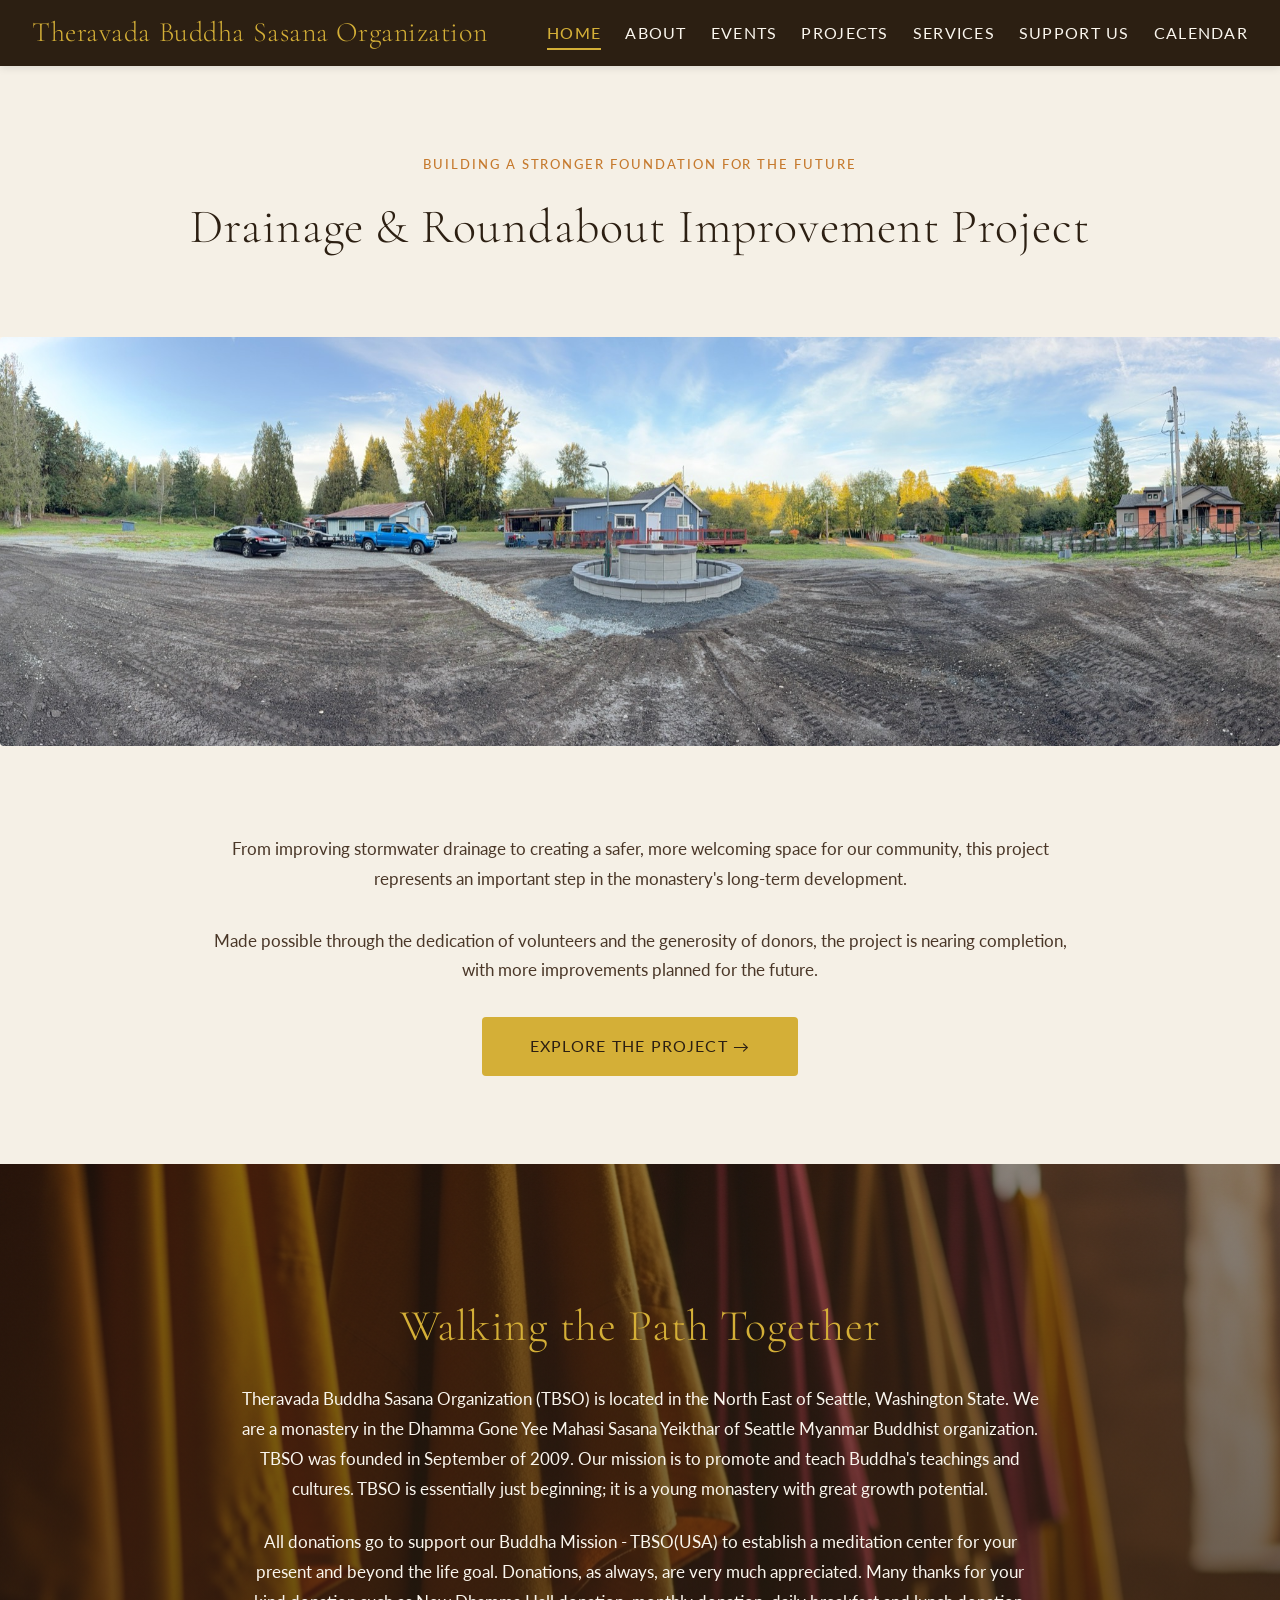
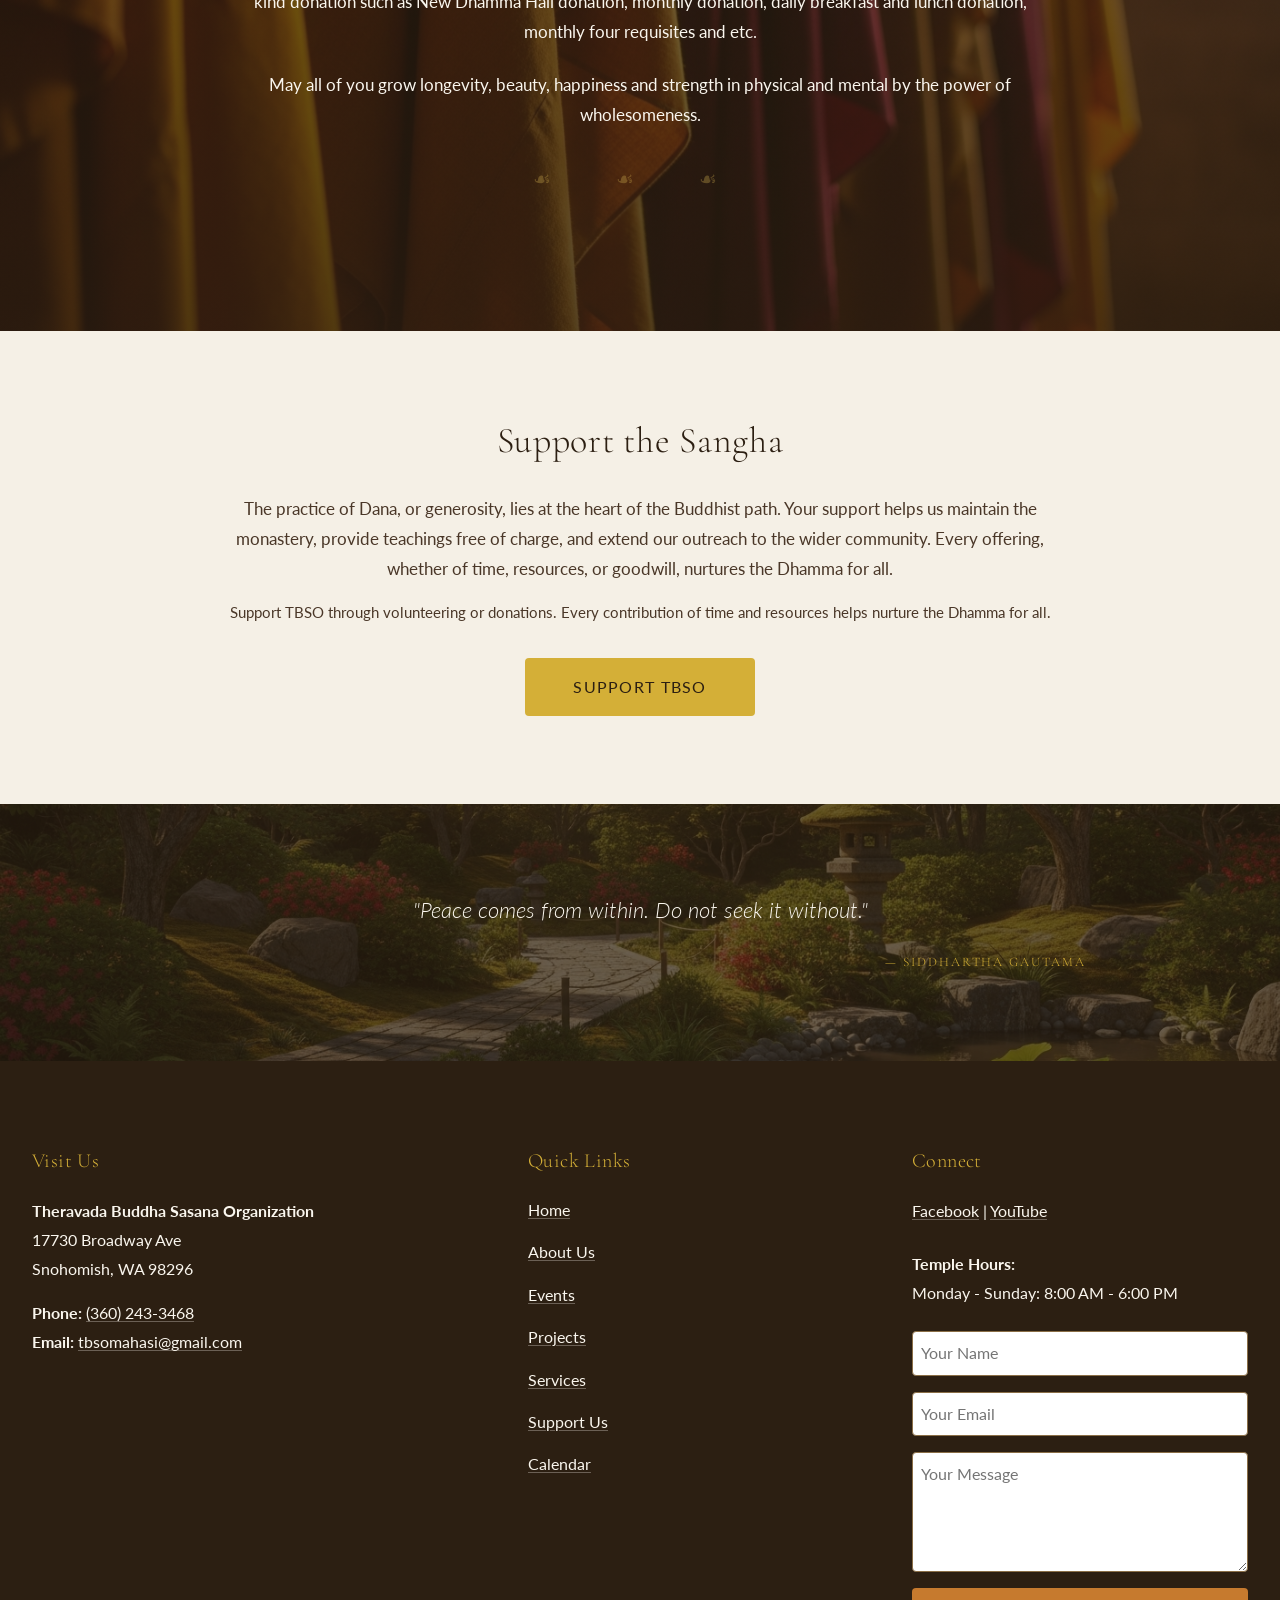
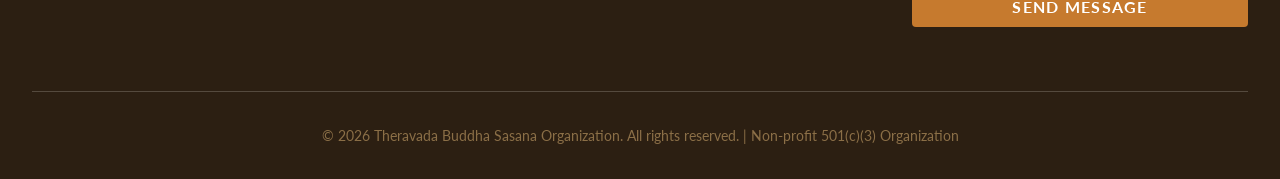
<file: index.html>
<!DOCTYPE html>
<html lang="en">
<head>
  <meta charset="UTF-8">
  <meta name="viewport" content="width=device-width, initial-scale=1.0">
  <meta name="description" content="Theravada Buddha Sasana Organization (TBSO) - A non-profit Buddhist organization dedicated to practicing and sharing the teachings of Theravada Buddhism in the Pacific Northwest.">
  <meta name="keywords" content="buddhism, theravada, meditation, dhamma, seattle, snohomish, buddhist temple">

  <title>Home - Theravada Buddha Sasana Organization (TBSO)</title>

  <!-- Google Fonts -->
  <link rel="preconnect" href="https://fonts.googleapis.com">
  <link rel="preconnect" href="https://fonts.gstatic.com" crossorigin>
  <link href="https://fonts.googleapis.com/css2?family=Cormorant+Garamond:ital,wght@0,300;0,400;0,500;0,600;1,300;1,400&family=Lato:wght@300;400;700&display=swap" rel="stylesheet">

  <!-- Stylesheets -->
  <link rel="stylesheet" href="css/normalize.css">
  <link rel="stylesheet" href="css/variables.css">
  <link rel="stylesheet" href="css/base.css">
  <link rel="stylesheet" href="css/layout.css">
  <link rel="stylesheet" href="css/components.css">
  <link rel="stylesheet" href="css/utilities.css">
</head>
<body>

  <!-- Skip to Content Link -->
  <a href="#main-content" class="skip-link">Skip to main content</a>

  <!-- Header -->
  <header class="site-header" role="banner">
    <div class="header-container">
      <h1 class="site-title">Theravada Buddha Sasana Organization</h1>
      <nav class="main-navigation" role="navigation" aria-label="Main Navigation">
        <button class="menu-toggle" aria-expanded="false" aria-controls="primary-menu">
          <span class="sr-only">Toggle Menu</span>
          <span>Menu</span>
        </button>
        <ul id="primary-menu" class="menu">
          <li><a href="index.html" aria-current="page">Home</a></li>
          <li><a href="about.html">About</a></li>
          <li><a href="events.html">Events</a></li>
          <li><a href="projects.html">Projects</a></li>
          <li><a href="services.html">Services</a></li>
          <li><a href="support-us.html">Support Us</a></li>

          <li><a href="calendar.html">Calendar</a></li>
        </ul>
      </nav>
    </div>
  </header>

  <!-- Main Content -->
  <main id="main-content" role="main">

    <!-- Featured Project Section -->
    <section class="section-ivory" style="padding-bottom: var(--spacing-50);">
      <div class="container container-wide text-center">
        <p class="project-eyebrow">Building a Stronger Foundation for the Future</p>
        <h2 class="project-title title-fade-in" style="font-size: clamp(2rem, 4vw, 3rem); font-weight: var(--font-weight-light); letter-spacing: var(--letter-spacing-tight); color: var(--color-earth-brown); margin-bottom: var(--spacing-40);">Drainage &amp; Roundabout Improvement Project</h2>
      </div>
    </section>

    <!-- Featured Project Panorama -->
    <div class="project-pano">
      <img src="assets/images/projects/drinage-roundabout/cover-pano.jpg" alt="Panoramic view of the monastery grounds with the new roundabout" loading="lazy">
    </div>

    <section class="section-ivory">
      <div class="container text-center">
        <p class="project-text">
          From improving stormwater drainage to creating a safer, more welcoming space for our community, this project represents an important step in the monastery's long-term development.
        </p>
        <p class="project-text">
          Made possible through the dedication of volunteers and the generosity of donors, the project is nearing completion, with more improvements planned for the future.
        </p>
        <a href="projects.html" class="btn">Explore the Project &rarr;</a>
      </div>
    </section>

    <!-- Introduction Section -->
    <section class="hero" style="background-image: url('assets/images/hero-monk-robes.png'); min-height: 70vh;">
      <div class="hero-content tbso-fade-up">
        <h2 style="font-size: clamp(2rem, 4vw, 2.75rem); font-weight: var(--font-weight-light); color: var(--color-saffron); margin-bottom: var(--spacing-40);">Walking the Path Together</h2>
        <div style="max-width: 800px; margin: 0 auto;">
          <p style="font-size: 1.0625rem; line-height: 1.75; margin-bottom: var(--spacing-30); color: var(--color-warm-cream);">
            Theravada Buddha Sasana Organization (TBSO) is located in the North East of Seattle, Washington State. We are a monastery in the Dhamma Gone Yee Mahasi Sasana Yeikthar of Seattle Myanmar Buddhist organization. TBSO was founded in September of 2009. Our mission is to promote and teach Buddha's teachings and cultures. TBSO is essentially just beginning; it is a young monastery with great growth potential.
          </p>
          <p style="font-size: 1.0625rem; line-height: 1.75; margin-bottom: var(--spacing-30); color: var(--color-warm-cream);">
            All donations go to support our Buddha Mission - TBSO(USA) to establish a meditation center for your present and beyond the life goal. Donations, as always, are very much appreciated. Many thanks for your kind donation such as New Dhamma Hall donation, monthly donation, daily breakfast and lunch donation, monthly four requisites and etc.
          </p>
          <p style="font-size: 1.0625rem; line-height: 1.75; margin-bottom: var(--spacing-40); color: var(--color-warm-cream);">
            May all of you grow longevity, beauty, happiness and strength in physical and mental by the power of wholesomeness.
          </p>
          <div class="lotus-divider" style="margin-top: 0; margin-bottom: 0;"></div>
        </div>
      </div>
    </section>

    <!-- Call to Action Section -->
    <section class="section-ivory">
      <div class="container text-center">
        <h2 class="mb-40">Support the Sangha</h2>
        <p style="font-size: 1.0625rem; line-height: 1.75; max-width: 860px; margin: 0 auto var(--spacing-20);">
          The practice of Dana, or generosity, lies at the heart of the Buddhist path. Your support helps us maintain the monastery, provide teachings free of charge, and extend our outreach to the wider community. Every offering, whether of time, resources, or goodwill, nurtures the Dhamma for all.
        </p>
        <p style="font-size: 0.95rem; line-height: 1.75; max-width: 860px; margin: 0 auto var(--spacing-40);">
          Support TBSO through volunteering or donations. Every contribution of time and resources helps nurture the Dhamma for all.
        </p>
        <a href="support-us.html" class="btn">Support TBSO</a>
      </div>
    </section>

    <!-- Quote Section -->
    <section class="section-earth" style="background-image: url('assets/images/section-temple-garden.png'); background-size: cover; background-position: center; position: relative;">
      <div style="position: absolute; top: 0; left: 0; right: 0; bottom: 0; background: var(--overlay-medium); z-index: 1;"></div>
      <div class="container text-center" style="position: relative; z-index: 2;">
        <blockquote style="background: transparent; border: none; margin: 0; padding: 0;">
          <p style="font-size: 1.375rem; font-style: italic; font-weight: 300; line-height: 1.6; color: var(--color-warm-cream);">
            "Peace comes from within. Do not seek it without."
          </p>
          <cite style="font-size: 0.8125rem; letter-spacing: 0.15em; text-transform: uppercase;">Siddhartha Gautama</cite>
        </blockquote>
      </div>
    </section>

  </main>

  <!-- Footer -->
  <footer class="site-footer" role="contentinfo">
    <div class="footer-content">

      <!-- Visit Us Section -->
      <div class="footer-section">
        <h3>Visit Us</h3>
        <address>
          <p>
            <strong>Theravada Buddha Sasana Organization</strong><br>
            17730 Broadway Ave<br>
            Snohomish, WA 98296
          </p>
          <p>
            <strong>Phone:</strong> <a href="tel:+13602433468">(360) 243-3468</a><br>
            <strong>Email:</strong> <a href="mailto:tbsomahasi@gmail.com">tbsomahasi@gmail.com</a>
          </p>
        </address>
      </div>

      <!-- Quick Links Section -->
      <div class="footer-section">
        <h3>Quick Links</h3>
        <ul>
          <li><a href="index.html">Home</a></li>
          <li><a href="about.html">About Us</a></li>
          <li><a href="events.html">Events</a></li>
          <li><a href="projects.html">Projects</a></li>
          <li><a href="services.html">Services</a></li>
          <li><a href="support-us.html">Support Us</a></li>

          <li><a href="calendar.html">Calendar</a></li>
        </ul>
      </div>

      <!-- Connect Section -->
      <div class="footer-section">
        <h3>Connect</h3>
        <p>
          <a href="https://www.facebook.com/tbsomahasi" target="_blank" rel="noopener noreferrer">Facebook</a> |
          <a href="https://www.youtube.com/@tbsomahasi1810" target="_blank" rel="noopener noreferrer">YouTube</a>
        </p>
        <p style="margin-top: var(--spacing-30);">
          <strong>Temple Hours:</strong><br>
          Monday - Sunday: 8:00 AM - 6:00 PM
        </p>

        <form action="https://formspree.io/f/xqewwokz" method="POST" style="margin-top: var(--spacing-30);">
          <input type="hidden" name="_subject" value="Footer Contact Form - TBSO">
          <div style="margin-bottom: var(--spacing-20);">
            <input type="text" name="name" placeholder="Your Name" required style="width: 100%; padding: 8px; border: 1px solid var(--color-clay); border-radius: 4px;">
          </div>
          <div style="margin-bottom: var(--spacing-20);">
            <input type="email" name="email" placeholder="Your Email" required style="width: 100%; padding: 8px; border: 1px solid var(--color-clay); border-radius: 4px;">
          </div>
          <div style="margin-bottom: var(--spacing-20);">
            <textarea name="message" placeholder="Your Message" required rows="3" style="width: 100%; padding: 8px; border: 1px solid var(--color-clay); border-radius: 4px; resize: vertical;"></textarea>
          </div>
          <button type="submit" style="width: 100%; padding: 10px; background-color: var(--color-monk-robe); color: var(--color-white); border: none; border-radius: 4px; cursor: pointer; font-weight: bold;">Send Message</button>
        </form>
      </div>

    </div>

    <div class="footer-bottom">
      <p>&copy; 2026 Theravada Buddha Sasana Organization. All rights reserved. | Non-profit 501(c)(3) Organization</p>
    </div>
  </footer>

  <!-- JavaScript -->
  <script src="js/main.js"></script>

</body>
</html>
</file>
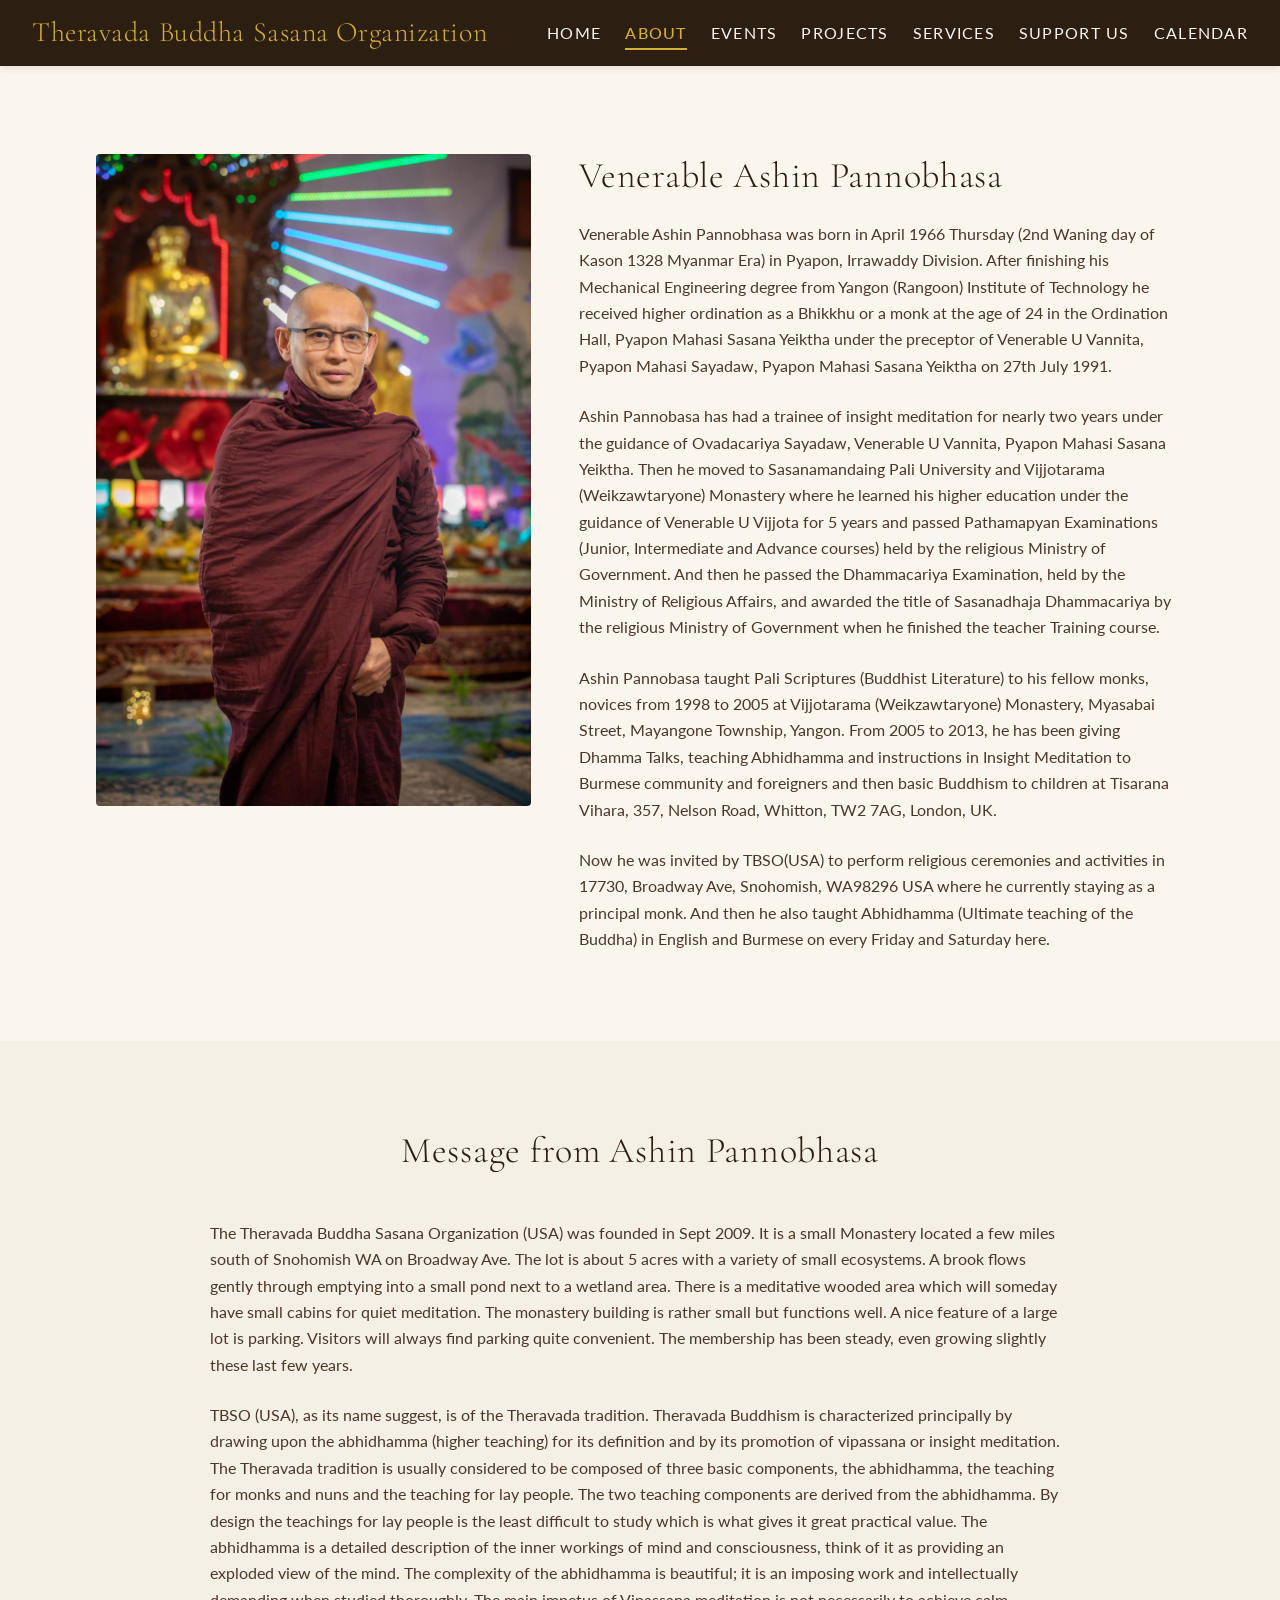
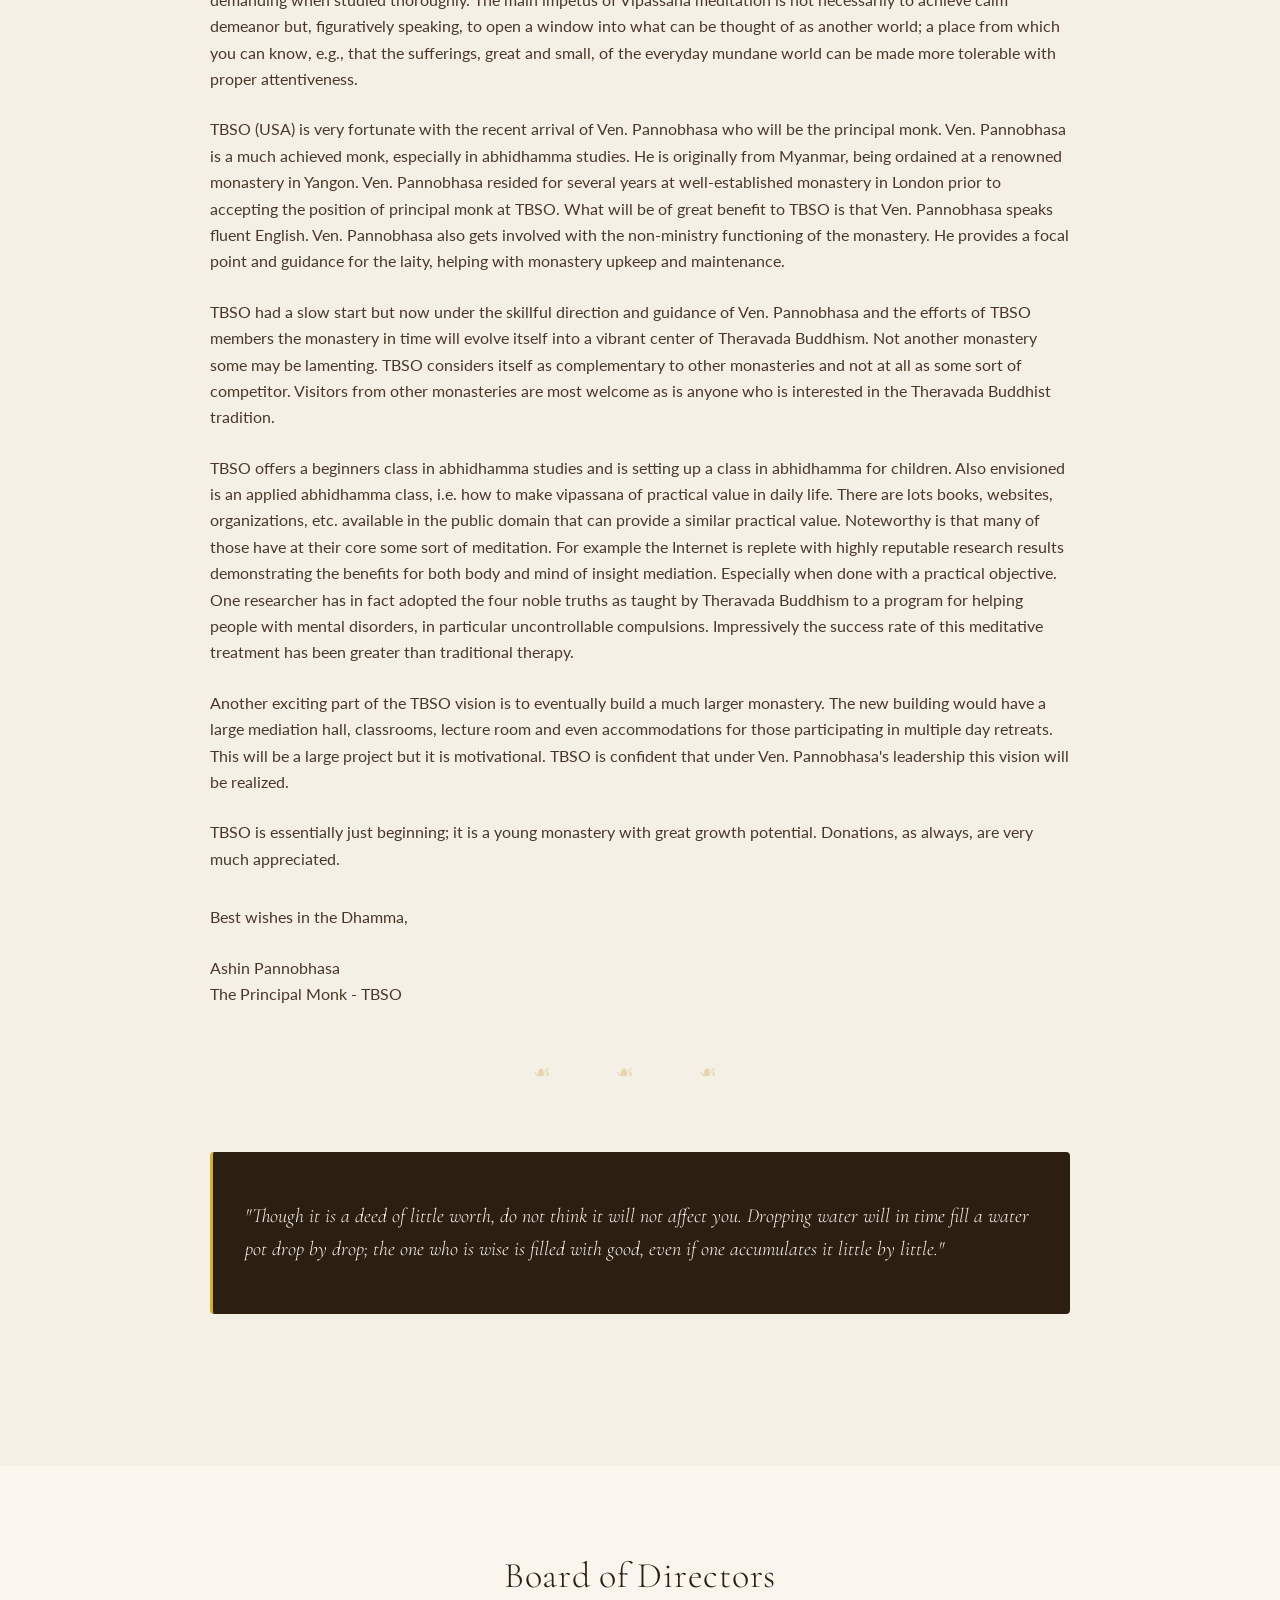
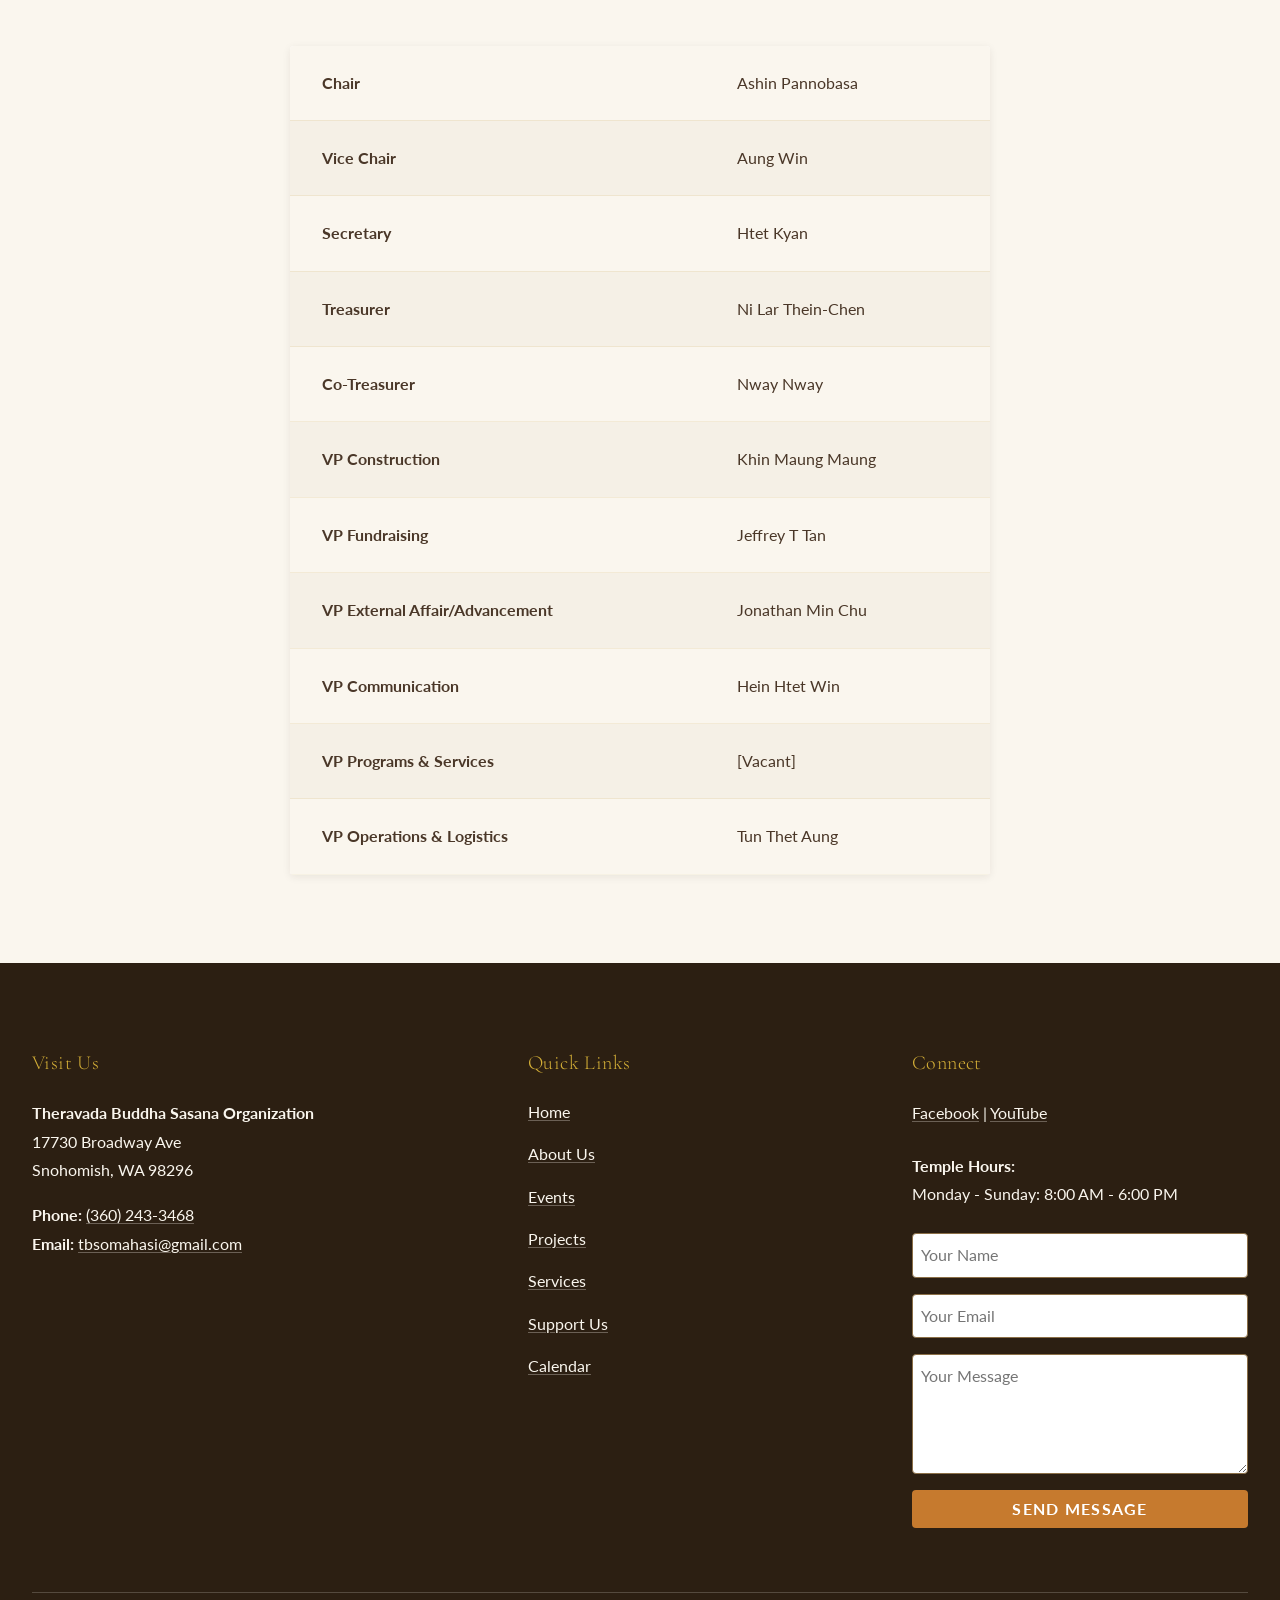
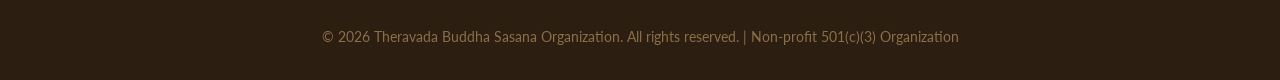
<file: about.html>
<!DOCTYPE html>
<html lang="en">
<head>
  <meta charset="UTF-8">
  <meta name="viewport" content="width=device-width, initial-scale=1.0">
  <meta name="description" content="Learn about the Theravada Buddha Sasana Organization, our history, mission, and the venerable monks who guide our community.">
  <meta name="keywords" content="TBSO history, buddhist monks, theravada tradition, buddhist temple snohomish">

  <title>About Us - Theravada Buddha Sasana Organization (TBSO)</title>

  <!-- Google Fonts -->
  <link rel="preconnect" href="https://fonts.googleapis.com">
  <link rel="preconnect" href="https://fonts.gstatic.com" crossorigin>
  <link href="https://fonts.googleapis.com/css2?family=Cormorant+Garamond:ital,wght@0,300;0,400;0,500;0,600;1,300;1,400&family=Lato:wght@300;400;700&display=swap" rel="stylesheet">

  <!-- Stylesheets -->
  <link rel="stylesheet" href="css/normalize.css">
  <link rel="stylesheet" href="css/variables.css">
  <link rel="stylesheet" href="css/base.css">
  <link rel="stylesheet" href="css/layout.css">
  <link rel="stylesheet" href="css/components.css">
  <link rel="stylesheet" href="css/utilities.css">
</head>
<body>

  <!-- Skip to Content Link -->
  <a href="#main-content" class="skip-link">Skip to main content</a>

  <!-- Header -->
  <header class="site-header" role="banner">
    <div class="header-container">
      <h1 class="site-title">Theravada Buddha Sasana Organization</h1>
      <nav class="main-navigation" role="navigation" aria-label="Main Navigation">
        <button class="menu-toggle" aria-expanded="false" aria-controls="primary-menu">
          <span class="sr-only">Toggle Menu</span>
          <span>Menu</span>
        </button>
        <ul id="primary-menu" class="menu">
          <li><a href="index.html">Home</a></li>
          <li><a href="about.html" aria-current="page">About</a></li>
          <li><a href="events.html">Events</a></li>
          <li><a href="projects.html">Projects</a></li>
          <li><a href="services.html">Services</a></li>
          <li><a href="support-us.html">Support Us</a></li>
          
          <li><a href="calendar.html">Calendar</a></li>
        </ul>
      </nav>
    </div>
  </header>

  <!-- Main Content -->
  <main id="main-content" role="main">

    <!-- Head Monk Bio -->
    <section class="section-cream" style="padding-top: var(--spacing-70); padding-bottom: var(--spacing-70);">
      <div class="container container-wide">
        <div class="two-column two-column-40-60">
          <div class="column-left">
            <img src="assets/images/pannobhasa.webp" alt="Venerable Ashin Pannobhasa, principal monk of TBSO" style="width: 100%; height: auto; border-radius: var(--border-radius);">
          </div>
          <div class="column-right">
            <h2 class="bio-title">Venerable Ashin Pannobhasa</h2>
            <p>
              Venerable Ashin Pannobhasa was born in April 1966 Thursday (2nd Waning day of Kason 1328 Myanmar Era) in Pyapon, Irrawaddy Division. After finishing his Mechanical Engineering degree from Yangon (Rangoon) Institute of Technology he received higher ordination as a Bhikkhu or a monk at the age of 24 in the Ordination Hall, Pyapon Mahasi Sasana Yeiktha under the preceptor of Venerable U Vannita, Pyapon Mahasi Sayadaw, Pyapon Mahasi Sasana Yeiktha on 27th July 1991.
            </p>
            <p>
              Ashin Pannobasa has had a trainee of insight meditation for nearly two years under the guidance of Ovadacariya Sayadaw, Venerable U Vannita, Pyapon Mahasi Sasana Yeiktha. Then he moved to Sasanamandaing Pali University and Vijjotarama (Weikzawtaryone) Monastery where he learned his higher education under the guidance of Venerable U Vijjota for 5 years and passed Pathamapyan Examinations (Junior, Intermediate and Advance courses) held by the religious Ministry of Government. And then he passed the Dhammacariya Examination, held by the Ministry of Religious Affairs, and awarded the title of Sasanadhaja Dhammacariya by the religious Ministry of Government when he finished the teacher Training course.
            </p>
            <p>
              Ashin Pannobasa taught Pali Scriptures (Buddhist Literature) to his fellow monks, novices from 1998 to 2005 at Vijjotarama (Weikzawtaryone) Monastery, Myasabai Street, Mayangone Township, Yangon. From 2005 to 2013, he has been giving Dhamma Talks, teaching Abhidhamma and instructions in Insight Meditation to Burmese community and foreigners and then basic Buddhism to children at Tisarana Vihara, 357, Nelson Road, Whitton, TW2 7AG, London, UK.
            </p>
            <p>
              Now he was invited by TBSO(USA) to perform religious ceremonies and activities in 17730, Broadway Ave, Snohomish, WA98296 USA where he currently staying as a principal monk. And then he also taught Abhidhamma (Ultimate teaching of the Buddha) in English and Burmese on every Friday and Saturday here.
            </p>
          </div>
        </div>
      </div>
    </section>

    <!-- Message from the Monk -->
    <section class="section-ivory">
      <div class="container">
        <h2 class="text-center mb-50">Message from Ashin Pannobhasa</h2>
        <div style="max-width: 860px; margin: 0 auto;">
          <p>
            The Theravada Buddha Sasana Organization (USA) was founded in Sept 2009. It is a small Monastery located a few miles south of Snohomish WA on Broadway Ave. The lot is about 5 acres with a variety of small ecosystems. A brook flows gently through emptying into a small pond next to a wetland area. There is a meditative wooded area which will someday have small cabins for quiet meditation. The monastery building is rather small but functions well. A nice feature of a large lot is parking. Visitors will always find parking quite convenient. The membership has been steady, even growing slightly these last few years.
          </p>

          <p>
            TBSO (USA), as its name suggest, is of the Theravada tradition. Theravada Buddhism is characterized principally by drawing upon the abhidhamma (higher teaching) for its definition and by its promotion of vipassana or insight meditation. The Theravada tradition is usually considered to be composed of three basic components, the abhidhamma, the teaching for monks and nuns and the teaching for lay people. The two teaching components are derived from the abhidhamma. By design the teachings for lay people is the least difficult to study which is what gives it great practical value. The abhidhamma is a detailed description of the inner workings of mind and consciousness, think of it as providing an exploded view of the mind. The complexity of the abhidhamma is beautiful; it is an imposing work and intellectually demanding when studied thoroughly. The main impetus of Vipassana meditation is not necessarily to achieve calm demeanor but, figuratively speaking, to open a window into what can be thought of as another world; a place from which you can know, e.g., that the sufferings, great and small, of the everyday mundane world can be made more tolerable with proper attentiveness.
          </p>

          <p>
            TBSO (USA) is very fortunate with the recent arrival of Ven. Pannobhasa who will be the principal monk. Ven. Pannobhasa is a much achieved monk, especially in abhidhamma studies. He is originally from Myanmar, being ordained at a renowned monastery in Yangon. Ven. Pannobhasa resided for several years at well-established monastery in London prior to accepting the position of principal monk at TBSO. What will be of great benefit to TBSO is that Ven. Pannobhasa speaks fluent English. Ven. Pannobhasa also gets involved with the non-ministry functioning of the monastery. He provides a focal point and guidance for the laity, helping with monastery upkeep and maintenance.
          </p>

          <p>
            TBSO had a slow start but now under the skillful direction and guidance of Ven. Pannobhasa and the efforts of TBSO members the monastery in time will evolve itself into a vibrant center of Theravada Buddhism. Not another monastery some may be lamenting. TBSO considers itself as complementary to other monasteries and not at all as some sort of competitor. Visitors from other monasteries are most welcome as is anyone who is interested in the Theravada Buddhist tradition.
          </p>

          <p>
            TBSO offers a beginners class in abhidhamma studies and is setting up a class in abhidhamma for children. Also envisioned is an applied abhidhamma class, i.e. how to make vipassana of practical value in daily life. There are lots books, websites, organizations, etc. available in the public domain that can provide a similar practical value. Noteworthy is that many of those have at their core some sort of meditation. For example the Internet is replete with highly reputable research results demonstrating the benefits for both body and mind of insight mediation. Especially when done with a practical objective. One researcher has in fact adopted the four noble truths as taught by Theravada Buddhism to a program for helping people with mental disorders, in particular uncontrollable compulsions. Impressively the success rate of this meditative treatment has been greater than traditional therapy.
          </p>

          <p>
            Another exciting part of the TBSO vision is to eventually build a much larger monastery. The new building would have a large mediation hall, classrooms, lecture room and even accommodations for those participating in multiple day retreats. This will be a large project but it is motivational. TBSO is confident that under Ven. Pannobhasa's leadership this vision will be realized.
          </p>

          <p>
            TBSO is essentially just beginning; it is a young monastery with great growth potential. Donations, as always, are very much appreciated.
          </p>

          <p style="margin-top: var(--spacing-40);">
            Best wishes in the Dhamma,
          </p>

          <p>
            Ashin Pannobhasa<br>
            The Principal Monk - TBSO
          </p>

          <div class="lotus-divider" style="margin: var(--spacing-50) 0;"></div>

          <blockquote style="font-style: italic;">
            "Though it is a deed of little worth, do not think it will not affect you. Dropping water will in time fill a water pot drop by drop; the one who is wise is filled with good, even if one accumulates it little by little."
          </blockquote>
        </div>
      </div>
    </section>

    <!-- Board of Directors -->
    <section class="section-cream">
      <div class="container">
        <h2 class="text-center mb-50">Board of Directors</h2>

        <table style="max-width: 700px; margin: 0 auto;">
          <tbody>
            <tr>
              <td><strong>Chair</strong></td>
              <td>Ashin Pannobasa</td>
            </tr>
            <tr>
              <td><strong>Vice Chair</strong></td>
              <td>Aung Win</td>
            </tr>
            <tr>
              <td><strong>Secretary</strong></td>
              <td>Htet Kyan</td>
            </tr>
            <tr>
              <td><strong>Treasurer</strong></td>
              <td>Ni Lar Thein-Chen</td>
            </tr>
            <tr>
              <td><strong>Co-Treasurer</strong></td>
              <td>Nway Nway</td>
            </tr>
            <tr>
              <td><strong>VP Construction</strong></td>
              <td>Khin Maung Maung</td>
            </tr>
            <tr>
              <td><strong>VP Fundraising</strong></td>
              <td>Jeffrey T Tan</td>
            </tr>
            <tr>
              <td><strong>VP External Affair/Advancement</strong></td>
              <td>Jonathan Min Chu</td>
            </tr>
            <tr>
              <td><strong>VP Communication</strong></td>
              <td>Hein Htet Win</td>
            </tr>
            <tr>
              <td><strong>VP Programs & Services</strong></td>
              <td>[Vacant]</td>
            </tr>
            <tr>
              <td><strong>VP Operations & Logistics</strong></td>
              <td>Tun Thet Aung</td>
            </tr>
          </tbody>
        </table>
      </div>
    </section>

  </main>

  <!-- Footer -->
  <footer class="site-footer" role="contentinfo">
    <div class="footer-content">
      <div class="footer-section">
        <h3>Visit Us</h3>
        <address>
          <p>
            <strong>Theravada Buddha Sasana Organization</strong><br>
            17730 Broadway Ave<br>
            Snohomish, WA 98296
          </p>
          <p>
            <strong>Phone:</strong> <a href="tel:+13602433468">(360) 243-3468</a><br>
            <strong>Email:</strong> <a href="mailto:tbsomahasi@gmail.com">tbsomahasi@gmail.com</a>
          </p>
        </address>
      </div>
      <div class="footer-section">
        <h3>Quick Links</h3>
        <ul>
          <li><a href="index.html">Home</a></li>
          <li><a href="about.html">About Us</a></li>
          <li><a href="events.html">Events</a></li>
          <li><a href="projects.html">Projects</a></li>
          <li><a href="services.html">Services</a></li>
          <li><a href="support-us.html">Support Us</a></li>
          
          <li><a href="calendar.html">Calendar</a></li>
        </ul>
      </div>
      <div class="footer-section">
        <h3>Connect</h3>
        <p>
          <a href="https://www.facebook.com/tbsomahasi" target="_blank" rel="noopener noreferrer">Facebook</a> |
          <a href="https://www.youtube.com/@tbsomahasi1810" target="_blank" rel="noopener noreferrer">YouTube</a>
        </p>
        <p style="margin-top: var(--spacing-30);">
          <strong>Temple Hours:</strong><br>
          Monday - Sunday: 8:00 AM - 6:00 PM
        </p>

        <form action="https://formspree.io/f/xqewwokz" method="POST" style="margin-top: var(--spacing-30);">
          <input type="hidden" name="_subject" value="Footer Contact Form - TBSO">
          <div style="margin-bottom: var(--spacing-20);">
            <input type="text" name="name" placeholder="Your Name" required style="width: 100%; padding: 8px; border: 1px solid var(--color-clay); border-radius: 4px;">
          </div>
          <div style="margin-bottom: var(--spacing-20);">
            <input type="email" name="email" placeholder="Your Email" required style="width: 100%; padding: 8px; border: 1px solid var(--color-clay); border-radius: 4px;">
          </div>
          <div style="margin-bottom: var(--spacing-20);">
            <textarea name="message" placeholder="Your Message" required rows="3" style="width: 100%; padding: 8px; border: 1px solid var(--color-clay); border-radius: 4px; resize: vertical;"></textarea>
          </div>
          <button type="submit" style="width: 100%; padding: 10px; background-color: var(--color-monk-robe); color: var(--color-white); border: none; border-radius: 4px; cursor: pointer; font-weight: bold;">Send Message</button>
        </form>
      </div>
    </div>
    <div class="footer-bottom">
      <p>&copy; 2026 Theravada Buddha Sasana Organization. All rights reserved. | Non-profit 501(c)(3) Organization</p>
    </div>
  </footer>

  <!-- JavaScript -->
  <script src="js/main.js"></script>

</body>
</html>
</file>
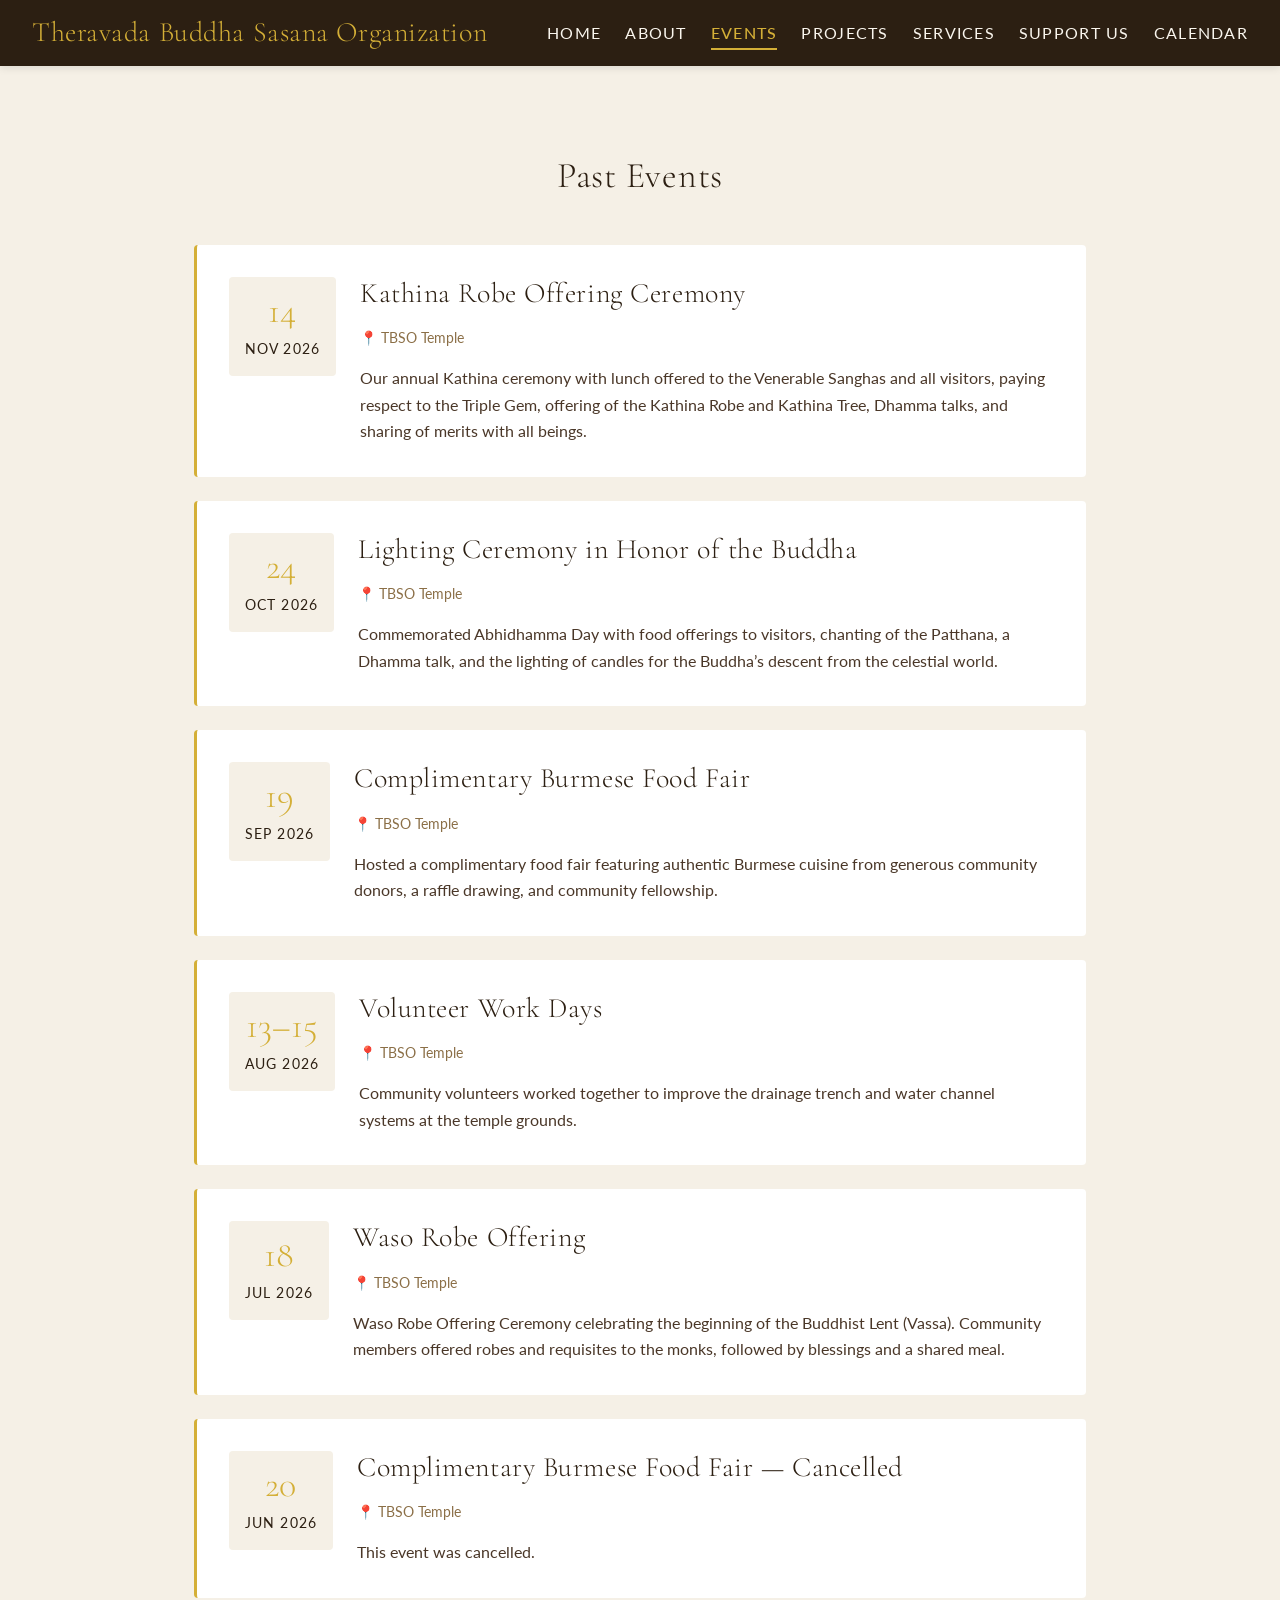
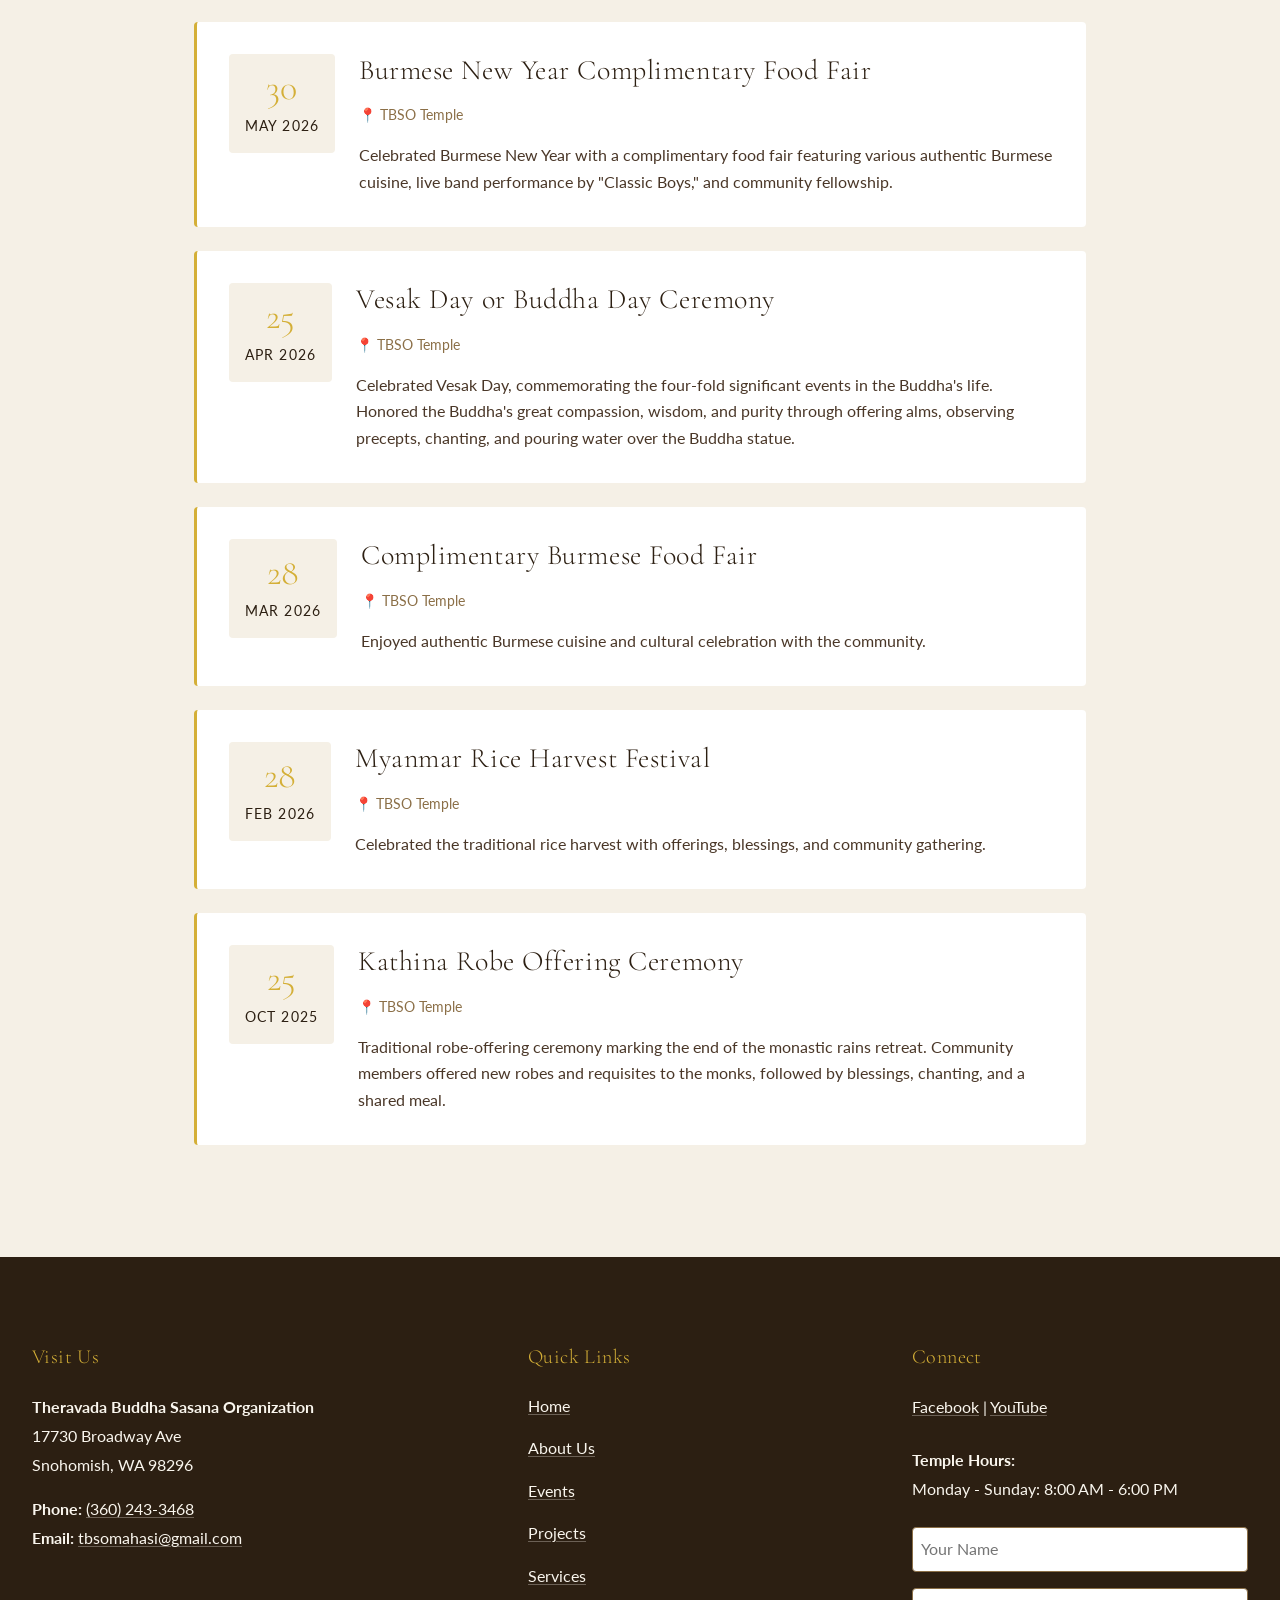
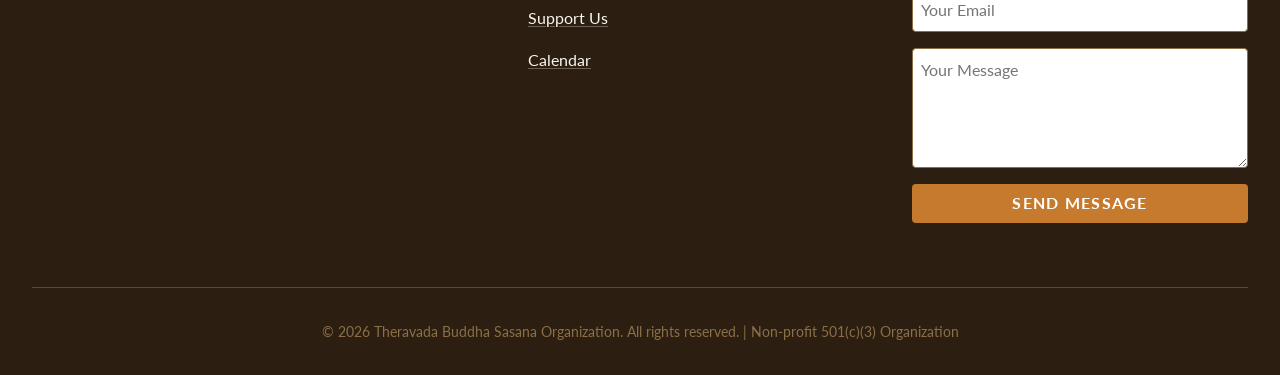
<file: events.html>
<!DOCTYPE html>
<html lang="en">
<head>
  <meta charset="UTF-8">
  <meta name="viewport" content="width=device-width, initial-scale=1.0">
  <meta name="description" content="Join TBSO for meditation sessions, dhamma talks, festivals, and special events throughout the year. All are welcome.">
  <meta name="keywords" content="buddhist events, meditation sessions, dhamma talks, vesak, kathina, buddhist festivals">

  <title>Events - Theravada Buddha Sasana Organization (TBSO)</title>

  <!-- Google Fonts -->
  <link rel="preconnect" href="https://fonts.googleapis.com">
  <link rel="preconnect" href="https://fonts.gstatic.com" crossorigin>
  <link href="https://fonts.googleapis.com/css2?family=Cormorant+Garamond:ital,wght@0,300;0,400;0,500;0,600;1,300;1,400&family=Lato:wght@300;400;700&display=swap" rel="stylesheet">

  <!-- Stylesheets -->
  <link rel="stylesheet" href="css/normalize.css">
  <link rel="stylesheet" href="css/variables.css">
  <link rel="stylesheet" href="css/base.css">
  <link rel="stylesheet" href="css/layout.css">
  <link rel="stylesheet" href="css/components.css">
  <link rel="stylesheet" href="css/utilities.css">
</head>
<body>

  <!-- Skip to Content Link -->
  <a href="#main-content" class="skip-link">Skip to main content</a>

  <!-- Header -->
  <header class="site-header" role="banner">
    <div class="header-container">
      <h1 class="site-title">Theravada Buddha Sasana Organization</h1>
      <nav class="main-navigation" role="navigation" aria-label="Main Navigation">
        <button class="menu-toggle" aria-expanded="false" aria-controls="primary-menu">
          <span class="sr-only">Toggle Menu</span>
          <span>Menu</span>
        </button>
        <ul id="primary-menu" class="menu">
          <li><a href="index.html">Home</a></li>
          <li><a href="about.html">About</a></li>
          <li><a href="events.html" aria-current="page">Events</a></li>
          <li><a href="projects.html">Projects</a></li>
          <li><a href="services.html">Services</a></li>
          <li><a href="support-us.html">Support Us</a></li>

          <li><a href="calendar.html">Calendar</a></li>
        </ul>
      </nav>
    </div>
  </header>

  <!-- Main Content -->
  <main id="main-content" role="main">

    <!-- Year-Round Special Events -->
    <section class="section-ivory">
      <div class="container">
        <h2 class="text-center mb-50">Past Events</h2>

        <!-- Kathina Robe Offering Ceremony -->
        <article class="event-card">
          <div class="event-date">
            <span class="event-date-day">14</span>
            <span class="event-date-month">Nov 2026</span>
          </div>
          <div class="event-details">
            <h3 class="event-title">Kathina Robe Offering Ceremony</h3>
            <div class="event-meta">
              <span>📍 TBSO Temple</span>
            </div>
            <p class="event-description">
              Our annual Kathina ceremony with lunch offered to the Venerable Sanghas and all visitors, paying respect to the Triple Gem, offering of the Kathina Robe and Kathina Tree, Dhamma talks, and sharing of merits with all beings.
            </p>
          </div>
        </article>

        <!-- Lighting Ceremony in Honor of the Buddha -->
        <article class="event-card">
          <div class="event-date">
            <span class="event-date-day">24</span>
            <span class="event-date-month">Oct 2026</span>
          </div>
          <div class="event-details">
            <h3 class="event-title">Lighting Ceremony in Honor of the Buddha</h3>
            <div class="event-meta">
              <span>📍 TBSO Temple</span>
            </div>
            <p class="event-description">
              Commemorated Abhidhamma Day with food offerings to visitors, chanting of the Patthana, a Dhamma talk, and the lighting of candles for the Buddha&rsquo;s descent from the celestial world.
            </p>
          </div>
        </article>

        <!-- Complimentary Burmese Food Fair -->
        <article class="event-card">
          <div class="event-date">
            <span class="event-date-day">19</span>
            <span class="event-date-month">Sep 2026</span>
          </div>
          <div class="event-details">
            <h3 class="event-title">Complimentary Burmese Food Fair</h3>
            <div class="event-meta">
              <span>📍 TBSO Temple</span>
            </div>
            <p class="event-description">
              Hosted a complimentary food fair featuring authentic Burmese cuisine from generous community donors, a raffle drawing, and community fellowship.
            </p>
          </div>
        </article>

        <!-- Volunteer Work Days -->
        <article class="event-card">
          <div class="event-date">
            <span class="event-date-day">13–15</span>
            <span class="event-date-month">Aug 2026</span>
          </div>
          <div class="event-details">
            <h3 class="event-title">Volunteer Work Days</h3>
            <div class="event-meta">
              <span>📍 TBSO Temple</span>
            </div>
            <p class="event-description">
              Community volunteers worked together to improve the drainage trench and water channel systems at the temple grounds.
            </p>
          </div>
        </article>

        <!-- Waso Robe Offering -->
        <article class="event-card">
          <div class="event-date">
            <span class="event-date-day">18</span>
            <span class="event-date-month">Jul 2026</span>
          </div>
          <div class="event-details">
            <h3 class="event-title">Waso Robe Offering</h3>
            <div class="event-meta">
              <span>📍 TBSO Temple</span>
            </div>
            <p class="event-description">
              Waso Robe Offering Ceremony celebrating the beginning of the Buddhist Lent (Vassa). Community members offered robes and requisites to the monks, followed by blessings and a shared meal.
            </p>
          </div>
        </article>

        <!-- Complimentary Burmese Food Fair - Cancelled -->
        <article class="event-card">
          <div class="event-date">
            <span class="event-date-day">20</span>
            <span class="event-date-month">Jun 2026</span>
          </div>
          <div class="event-details">
            <h3 class="event-title">Complimentary Burmese Food Fair — Cancelled</h3>
            <div class="event-meta">
              <span>📍 TBSO Temple</span>
            </div>
            <p class="event-description">
              This event was cancelled.
            </p>
          </div>
        </article>

        <!-- Burmese New Year Complimentary Food Fair -->
        <article class="event-card">
          <div class="event-date">
            <span class="event-date-day">30</span>
            <span class="event-date-month">May 2026</span>
          </div>
          <div class="event-details">
            <h3 class="event-title">Burmese New Year Complimentary Food Fair</h3>
            <div class="event-meta">
              <span>📍 TBSO Temple</span>
            </div>
            <p class="event-description">
              Celebrated Burmese New Year with a complimentary food fair featuring various authentic Burmese cuisine, live band performance by "Classic Boys," and community fellowship.
            </p>
          </div>
        </article>

        <!-- Vesak Day or Buddha Day Ceremony -->
        <article class="event-card">
          <div class="event-date">
            <span class="event-date-day">25</span>
            <span class="event-date-month">Apr 2026</span>
          </div>
          <div class="event-details">
            <h3 class="event-title">Vesak Day or Buddha Day Ceremony</h3>
            <div class="event-meta">
              <span>📍 TBSO Temple</span>
            </div>
            <p class="event-description">
              Celebrated Vesak Day, commemorating the four-fold significant events in the Buddha's life. Honored the Buddha's great compassion, wisdom, and purity through offering alms, observing precepts, chanting, and pouring water over the Buddha statue.
            </p>
          </div>
        </article>

        <!-- Complimentary Burmese Food Fair -->
        <article class="event-card">
          <div class="event-date">
            <span class="event-date-day">28</span>
            <span class="event-date-month">Mar 2026</span>
          </div>
          <div class="event-details">
            <h3 class="event-title">Complimentary Burmese Food Fair</h3>
            <div class="event-meta">
              <span>📍 TBSO Temple</span>
            </div>
            <p class="event-description">
              Enjoyed authentic Burmese cuisine and cultural celebration with the community.
            </p>
          </div>
        </article>

        <!-- Myanmar Rice Harvest Festival -->
        <article class="event-card">
          <div class="event-date">
            <span class="event-date-day">28</span>
            <span class="event-date-month">Feb 2026</span>
          </div>
          <div class="event-details">
            <h3 class="event-title">Myanmar Rice Harvest Festival</h3>
            <div class="event-meta">
              <span>📍 TBSO Temple</span>
            </div>
            <p class="event-description">
              Celebrated the traditional rice harvest with offerings, blessings, and community gathering.
            </p>
          </div>
        </article>

        <!-- Kathina Robe Offering Ceremony -->
        <article class="event-card">
          <div class="event-date">
            <span class="event-date-day">25</span>
            <span class="event-date-month">Oct 2025</span>
          </div>
          <div class="event-details">
            <h3 class="event-title">Kathina Robe Offering Ceremony</h3>
            <div class="event-meta">
              <span>📍 TBSO Temple</span>
            </div>
            <p class="event-description">
              Traditional robe-offering ceremony marking the end of the monastic rains retreat. Community members offered new robes and requisites to the monks, followed by blessings, chanting, and a shared meal.
            </p>
          </div>
        </article>

      </div>
    </section>

  </main>


  <!-- Footer -->
  <footer class="site-footer" role="contentinfo">
    <div class="footer-content">
      <div class="footer-section">
        <h3>Visit Us</h3>
        <address>
          <p>
            <strong>Theravada Buddha Sasana Organization</strong><br>
            17730 Broadway Ave<br>
            Snohomish, WA 98296
          </p>
          <p>
            <strong>Phone:</strong> <a href="tel:+13602433468">(360) 243-3468</a><br>
            <strong>Email:</strong> <a href="mailto:tbsomahasi@gmail.com">tbsomahasi@gmail.com</a>
          </p>
        </address>
      </div>
      <div class="footer-section">
        <h3>Quick Links</h3>
        <ul>
          <li><a href="index.html">Home</a></li>
          <li><a href="about.html">About Us</a></li>
          <li><a href="events.html">Events</a></li>
          <li><a href="projects.html">Projects</a></li>
          <li><a href="services.html">Services</a></li>
          <li><a href="support-us.html">Support Us</a></li>
          
          <li><a href="calendar.html">Calendar</a></li>
        </ul>
      </div>
      <div class="footer-section">
        <h3>Connect</h3>
        <p>
          <a href="https://www.facebook.com/tbsomahasi" target="_blank" rel="noopener noreferrer">Facebook</a> |
          <a href="https://www.youtube.com/@tbsomahasi1810" target="_blank" rel="noopener noreferrer">YouTube</a>
        </p>
        <p style="margin-top: var(--spacing-30);">
          <strong>Temple Hours:</strong><br>
          Monday - Sunday: 8:00 AM - 6:00 PM
        </p>

        <form action="https://formspree.io/f/xqewwokz" method="POST" style="margin-top: var(--spacing-30);">
          <input type="hidden" name="_subject" value="Footer Contact Form - TBSO">
          <div style="margin-bottom: var(--spacing-20);">
            <input type="text" name="name" placeholder="Your Name" required style="width: 100%; padding: 8px; border: 1px solid var(--color-clay); border-radius: 4px;">
          </div>
          <div style="margin-bottom: var(--spacing-20);">
            <input type="email" name="email" placeholder="Your Email" required style="width: 100%; padding: 8px; border: 1px solid var(--color-clay); border-radius: 4px;">
          </div>
          <div style="margin-bottom: var(--spacing-20);">
            <textarea name="message" placeholder="Your Message" required rows="3" style="width: 100%; padding: 8px; border: 1px solid var(--color-clay); border-radius: 4px; resize: vertical;"></textarea>
          </div>
          <button type="submit" style="width: 100%; padding: 10px; background-color: var(--color-monk-robe); color: var(--color-white); border: none; border-radius: 4px; cursor: pointer; font-weight: bold;">Send Message</button>
        </form>
      </div>
    </div>
    <div class="footer-bottom">
      <p>&copy; 2026 Theravada Buddha Sasana Organization. All rights reserved. | Non-profit 501(c)(3) Organization</p>
    </div>
  </footer>

  <!-- JavaScript -->
  <script src="js/main.js"></script>

</body>
</html>
</file>
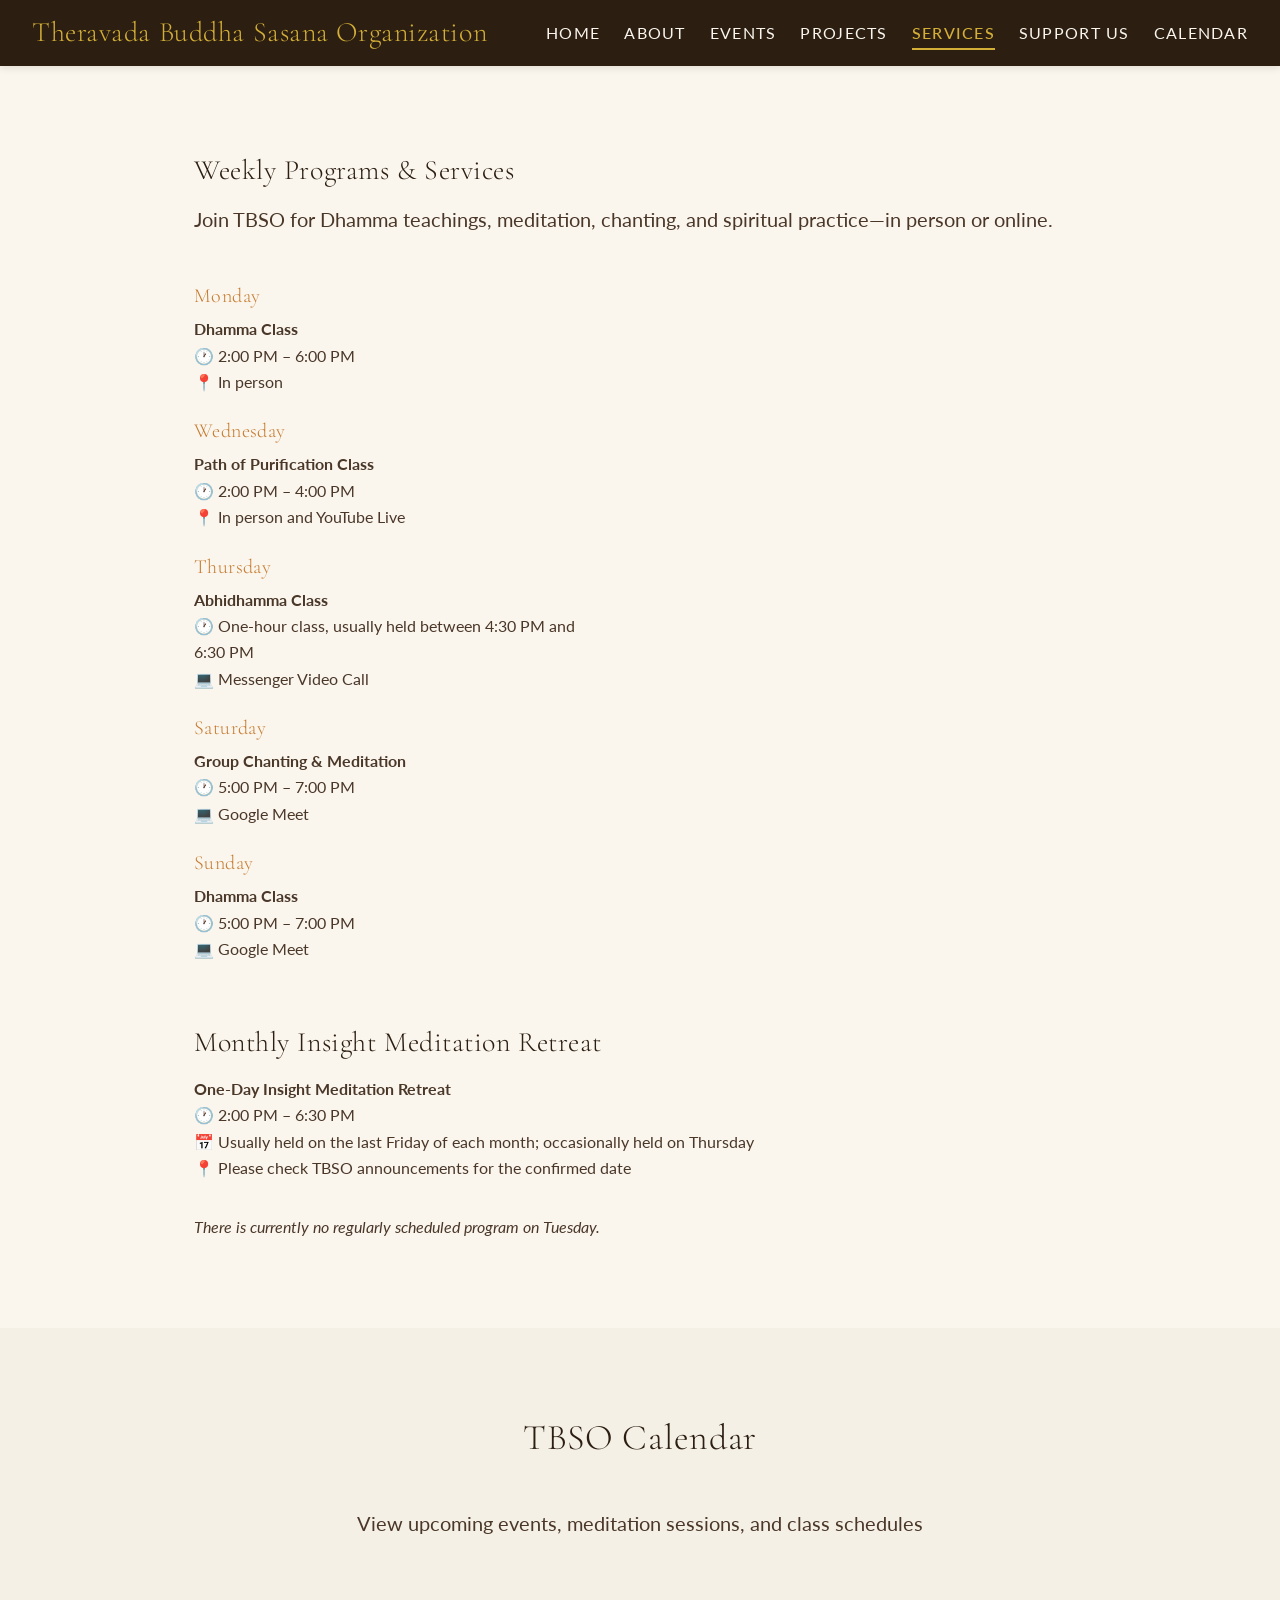
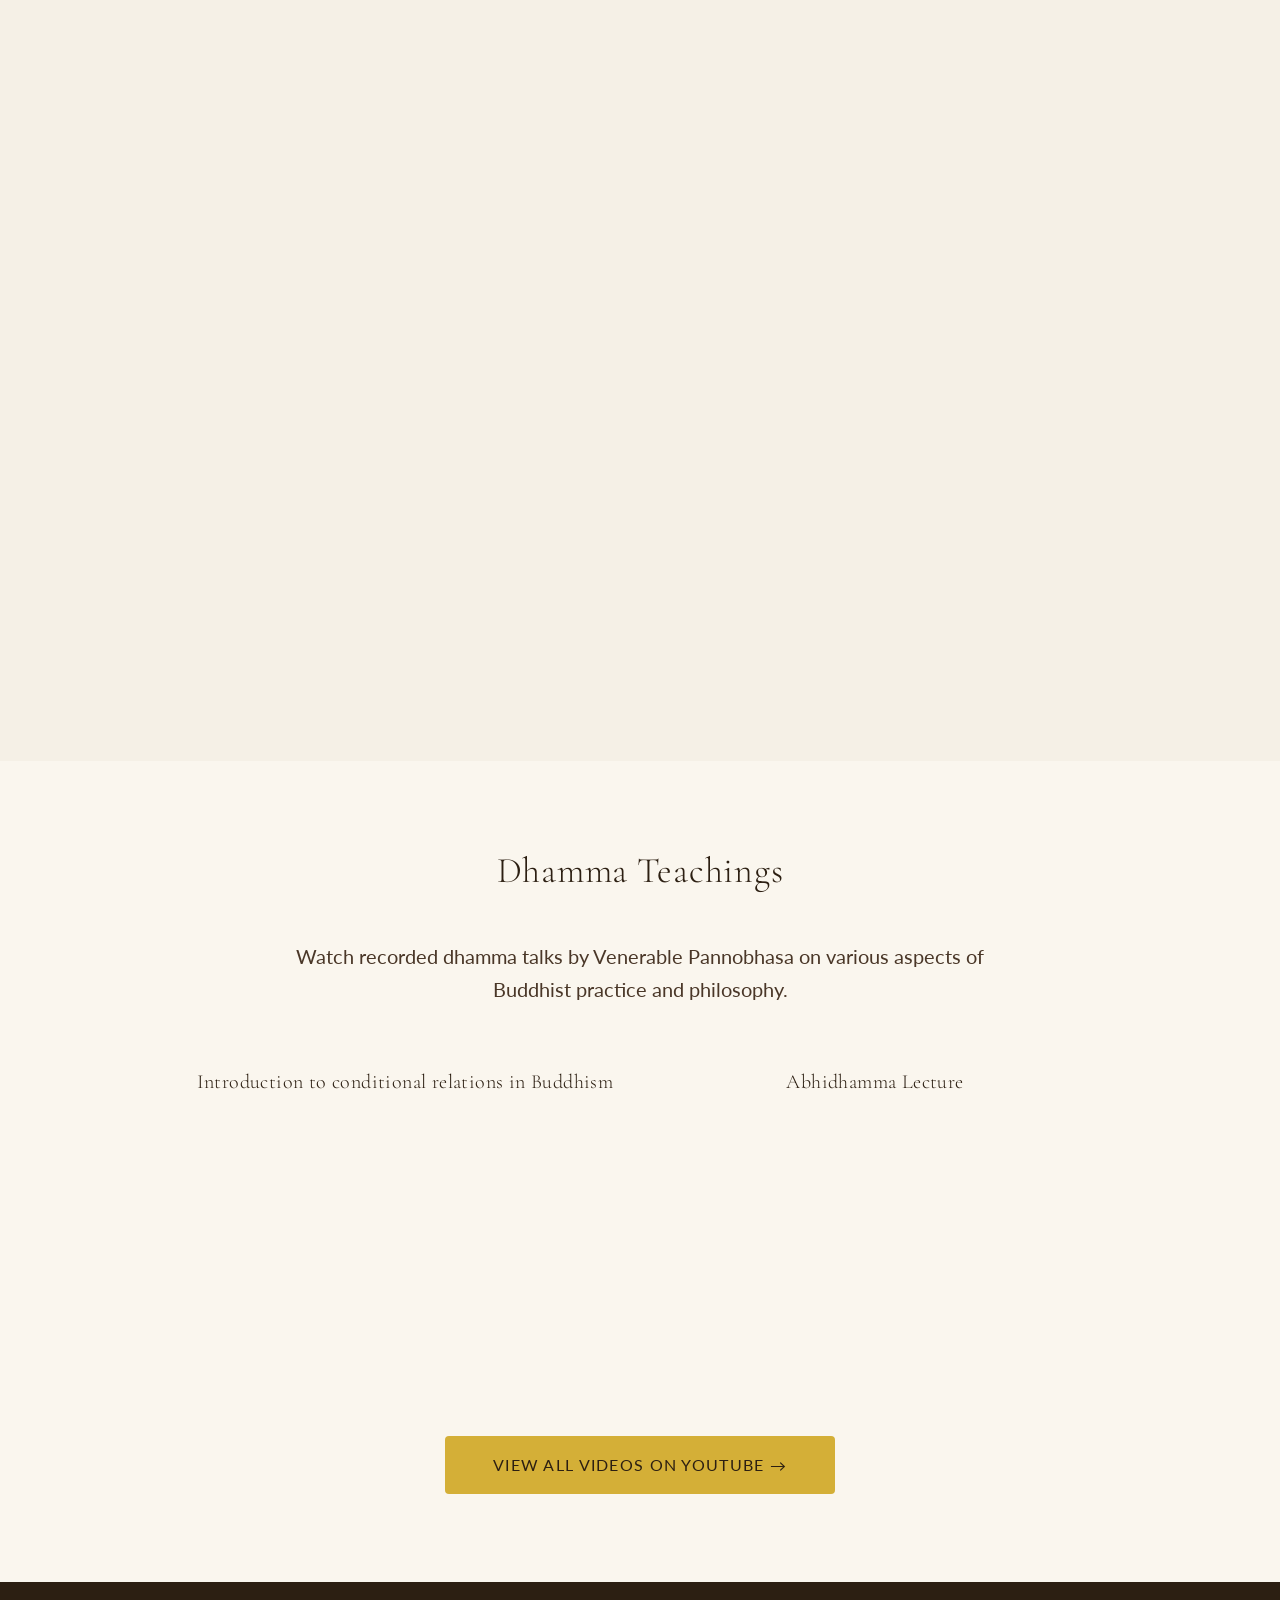
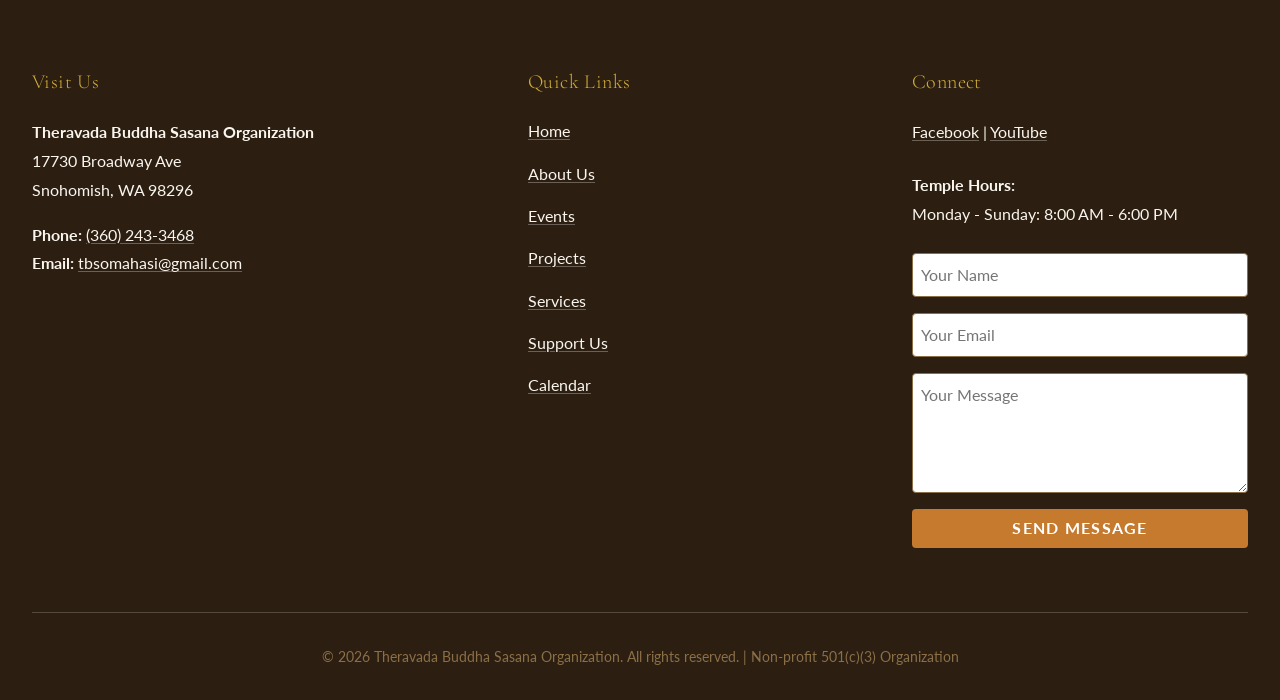
<file: services.html>
<!DOCTYPE html>
<html lang="en">
<head>
  <meta charset="UTF-8">
  <meta name="viewport" content="width=device-width, initial-scale=1.0">
  <meta name="description" content="Join TBSO for meditation sessions, dhamma talks, festivals, and special events throughout the year. All are welcome.">
  <meta name="keywords" content="buddhist events, meditation sessions, dhamma talks, vesak, kathina, buddhist festivals">

  <title>Services - Theravada Buddha Sasana Organization (TBSO)</title>

  <!-- Google Fonts -->
  <link rel="preconnect" href="https://fonts.googleapis.com">
  <link rel="preconnect" href="https://fonts.gstatic.com" crossorigin>
  <link href="https://fonts.googleapis.com/css2?family=Cormorant+Garamond:ital,wght@0,300;0,400;0,500;0,600;1,300;1,400&family=Lato:wght@300;400;700&display=swap" rel="stylesheet">

  <!-- Stylesheets -->
  <link rel="stylesheet" href="css/normalize.css">
  <link rel="stylesheet" href="css/variables.css">
  <link rel="stylesheet" href="css/base.css">
  <link rel="stylesheet" href="css/layout.css">
  <link rel="stylesheet" href="css/components.css">
  <link rel="stylesheet" href="css/utilities.css">
</head>
<body>

  <!-- Skip to Content Link -->
  <a href="#main-content" class="skip-link">Skip to main content</a>

  <!-- Header -->
  <header class="site-header" role="banner">
    <div class="header-container">
      <h1 class="site-title">Theravada Buddha Sasana Organization</h1>
      <nav class="main-navigation" role="navigation" aria-label="Main Navigation">
        <button class="menu-toggle" aria-expanded="false" aria-controls="primary-menu">
          <span class="sr-only">Toggle Menu</span>
          <span>Menu</span>
        </button>
        <ul id="primary-menu" class="menu">
          <li><a href="index.html">Home</a></li>
          <li><a href="about.html">About</a></li>
          <li><a href="events.html">Events</a></li>
          <li><a href="projects.html">Projects</a></li>
          <li><a href="services.html" aria-current="page">Services</a></li>
          <li><a href="support-us.html">Support Us</a></li>
          
          <li><a href="calendar.html">Calendar</a></li>
        </ul>
      </nav>
    </div>
  </header>

  <!-- Main Content -->
  <main id="main-content" role="main">

    <!-- Weekly Programs & Services -->
    <section class="section-cream" style="padding-top: var(--spacing-70);">
      <div class="container">
        <h2 style="font-size: var(--font-size-xl); color: var(--color-earth-brown); margin-bottom: var(--spacing-20);">Weekly Programs &amp; Services</h2>
        <p style="margin-bottom: var(--spacing-50); font-size: var(--font-size-large);">
          Join TBSO for Dhamma teachings, meditation, chanting, and spiritual practice—in person or online.
        </p>

        <div class="featured-event-grid">
          <div>
            <h3 style="font-size: var(--font-size-large); color: var(--color-monk-robe); margin-bottom: var(--spacing-10);">Monday</h3>
            <p style="margin-bottom: var(--spacing-30);">
              <strong>Dhamma Class</strong><br>
              🕐 2:00 PM – 6:00 PM<br>
              📍 In person
            </p>

            <h3 style="font-size: var(--font-size-large); color: var(--color-monk-robe); margin-bottom: var(--spacing-10);">Wednesday</h3>
            <p style="margin-bottom: var(--spacing-30);">
              <strong>Path of Purification Class</strong><br>
              🕐 2:00 PM – 4:00 PM<br>
              📍 In person and YouTube Live
            </p>

            <h3 style="font-size: var(--font-size-large); color: var(--color-monk-robe); margin-bottom: var(--spacing-10);">Thursday</h3>
            <p style="margin-bottom: var(--spacing-30);">
              <strong>Abhidhamma Class</strong><br>
              🕐 One-hour class, usually held between 4:30 PM and 6:30 PM<br>
              💻 Messenger Video Call
            </p>

            <h3 style="font-size: var(--font-size-large); color: var(--color-monk-robe); margin-bottom: var(--spacing-10);">Saturday</h3>
            <p style="margin-bottom: var(--spacing-30);">
              <strong>Group Chanting &amp; Meditation</strong><br>
              🕐 5:00 PM – 7:00 PM<br>
              💻 Google Meet
            </p>

            <h3 style="font-size: var(--font-size-large); color: var(--color-monk-robe); margin-bottom: var(--spacing-10);">Sunday</h3>
            <p style="margin-bottom: 0;">
              <strong>Dhamma Class</strong><br>
              🕐 5:00 PM – 7:00 PM<br>
              💻 Google Meet
            </p>
          </div>

        </div>

        <h2 style="font-size: var(--font-size-xl); color: var(--color-earth-brown); margin-bottom: var(--spacing-20); margin-top: var(--spacing-60);">Monthly Insight Meditation Retreat</h2>
        <p>
          <strong>One-Day Insight Meditation Retreat</strong><br>
          🕐 2:00 PM – 6:30 PM<br>
          📅 Usually held on the last Friday of each month; occasionally held on Thursday<br>
          📍 Please check TBSO announcements for the confirmed date
        </p>

        <p style="margin-top: var(--spacing-40); font-style: italic;">
          There is currently no regularly scheduled program on Tuesday.
        </p>
      </div>
    </section>

    <!-- TBSO Calendar -->
    <section class="section-ivory">
      <div class="container">
        <h2 class="text-center mb-50">TBSO Calendar</h2>
        <p class="text-center mb-60" style="font-size: var(--font-size-large); max-width: 700px; margin: 0 auto var(--spacing-60);">
          View upcoming events, meditation sessions, and class schedules
        </p>

        <div class="embed-container" style="padding-bottom: 75%; max-width: 900px; margin: 0 auto;">
          <iframe
            src="https://calendar.google.com/calendar/embed?src=tbsomahasi%40gmail.com&ctz=America%2FLos_Angeles"
            title="TBSO Events Calendar"
            style="border: 0; position: absolute; top: 0; left: 0; width: 100%; height: 100%;"
            frameborder="0"
            scrolling="no">
          </iframe>
        </div>
      </div>
    </section>

    <!-- Dhamma Teachings Videos -->
    <section class="section-cream">
      <div class="container">
        <h2 class="text-center mb-50">Dhamma Teachings</h2>
        <p class="text-center mb-60" style="font-size: var(--font-size-large); max-width: 700px; margin: 0 auto var(--spacing-60);">
          Watch recorded dhamma talks by Venerable Pannobhasa on various aspects of Buddhist practice and philosophy.
        </p>

        <div class="video-grid">
          <!-- Video 1 -->
          <div class="video-item">
            <h3 class="video-title">Introduction to conditional relations in Buddhism</h3>
            <div class="embed-container">
              <iframe
                src="https://www.youtube.com/embed/g0pF8cRmzc4"
                title="Introduction to conditional relations in Buddhism"
                frameborder="0"
                allow="accelerometer; autoplay; clipboard-write; encrypted-media; gyroscope; picture-in-picture"
                allowfullscreen
                loading="lazy">
              </iframe>
            </div>
          </div>

          <!-- Video 2 -->
          <div class="video-item">
            <h3 class="video-title">Abhidhamma Lecture</h3>
            <div class="embed-container">
              <iframe
                src="https://www.youtube.com/embed/GOIWHV5EBWM"
                title="Abhidhamma Lecture"
                frameborder="0"
                allow="accelerometer; autoplay; clipboard-write; encrypted-media; gyroscope; picture-in-picture"
                allowfullscreen
                loading="lazy">
              </iframe>
            </div>
          </div>
        </div>

        <p class="text-center mt-50">
          <a href="https://www.youtube.com/@tbsomahasi1810" class="btn" target="_blank" rel="noopener noreferrer">View All Videos on YouTube →</a>
        </p>
      </div>
    </section>

  </main>

  <!-- Footer -->
  <footer class="site-footer" role="contentinfo">
    <div class="footer-content">
      <div class="footer-section">
        <h3>Visit Us</h3>
        <address>
          <p>
            <strong>Theravada Buddha Sasana Organization</strong><br>
            17730 Broadway Ave<br>
            Snohomish, WA 98296
          </p>
          <p>
            <strong>Phone:</strong> <a href="tel:+13602433468">(360) 243-3468</a><br>
            <strong>Email:</strong> <a href="mailto:tbsomahasi@gmail.com">tbsomahasi@gmail.com</a>
          </p>
        </address>
      </div>
      <div class="footer-section">
        <h3>Quick Links</h3>
        <ul>
          <li><a href="index.html">Home</a></li>
          <li><a href="about.html">About Us</a></li>
          <li><a href="events.html">Events</a></li>
          <li><a href="projects.html">Projects</a></li>
          <li><a href="services.html">Services</a></li>
          <li><a href="support-us.html">Support Us</a></li>
          
          <li><a href="calendar.html">Calendar</a></li>
        </ul>
      </div>
      <div class="footer-section">
        <h3>Connect</h3>
        <p>
          <a href="https://www.facebook.com/tbsomahasi" target="_blank" rel="noopener noreferrer">Facebook</a> |
          <a href="https://www.youtube.com/@tbsomahasi1810" target="_blank" rel="noopener noreferrer">YouTube</a>
        </p>
        <p style="margin-top: var(--spacing-30);">
          <strong>Temple Hours:</strong><br>
          Monday - Sunday: 8:00 AM - 6:00 PM
        </p>

        <form action="https://formspree.io/f/xqewwokz" method="POST" style="margin-top: var(--spacing-30);">
          <input type="hidden" name="_subject" value="Footer Contact Form - TBSO">
          <div style="margin-bottom: var(--spacing-20);">
            <input type="text" name="name" placeholder="Your Name" required style="width: 100%; padding: 8px; border: 1px solid var(--color-clay); border-radius: 4px;">
          </div>
          <div style="margin-bottom: var(--spacing-20);">
            <input type="email" name="email" placeholder="Your Email" required style="width: 100%; padding: 8px; border: 1px solid var(--color-clay); border-radius: 4px;">
          </div>
          <div style="margin-bottom: var(--spacing-20);">
            <textarea name="message" placeholder="Your Message" required rows="3" style="width: 100%; padding: 8px; border: 1px solid var(--color-clay); border-radius: 4px; resize: vertical;"></textarea>
          </div>
          <button type="submit" style="width: 100%; padding: 10px; background-color: var(--color-monk-robe); color: var(--color-white); border: none; border-radius: 4px; cursor: pointer; font-weight: bold;">Send Message</button>
        </form>
      </div>
    </div>
    <div class="footer-bottom">
      <p>&copy; 2026 Theravada Buddha Sasana Organization. All rights reserved. | Non-profit 501(c)(3) Organization</p>
    </div>
  </footer>

  <!-- JavaScript -->
  <script src="js/main.js"></script>

</body>
</html>
</file>
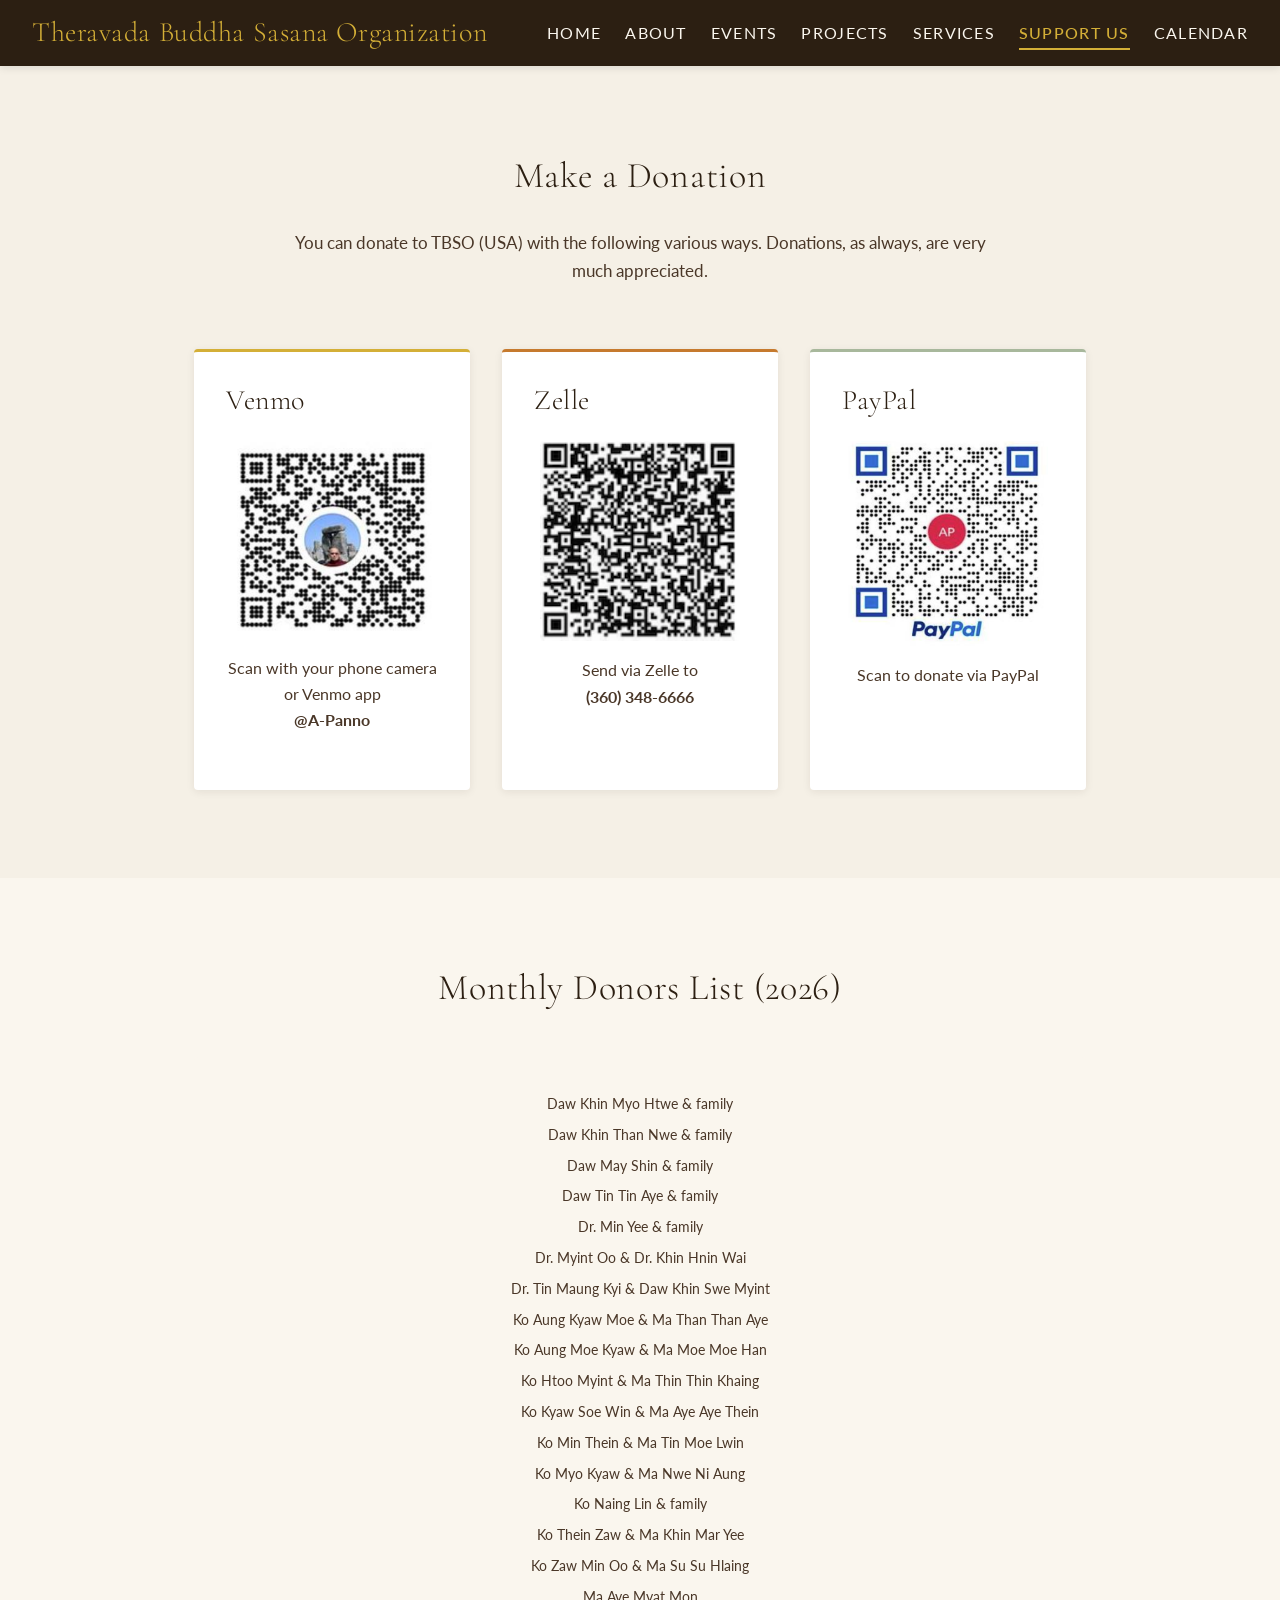
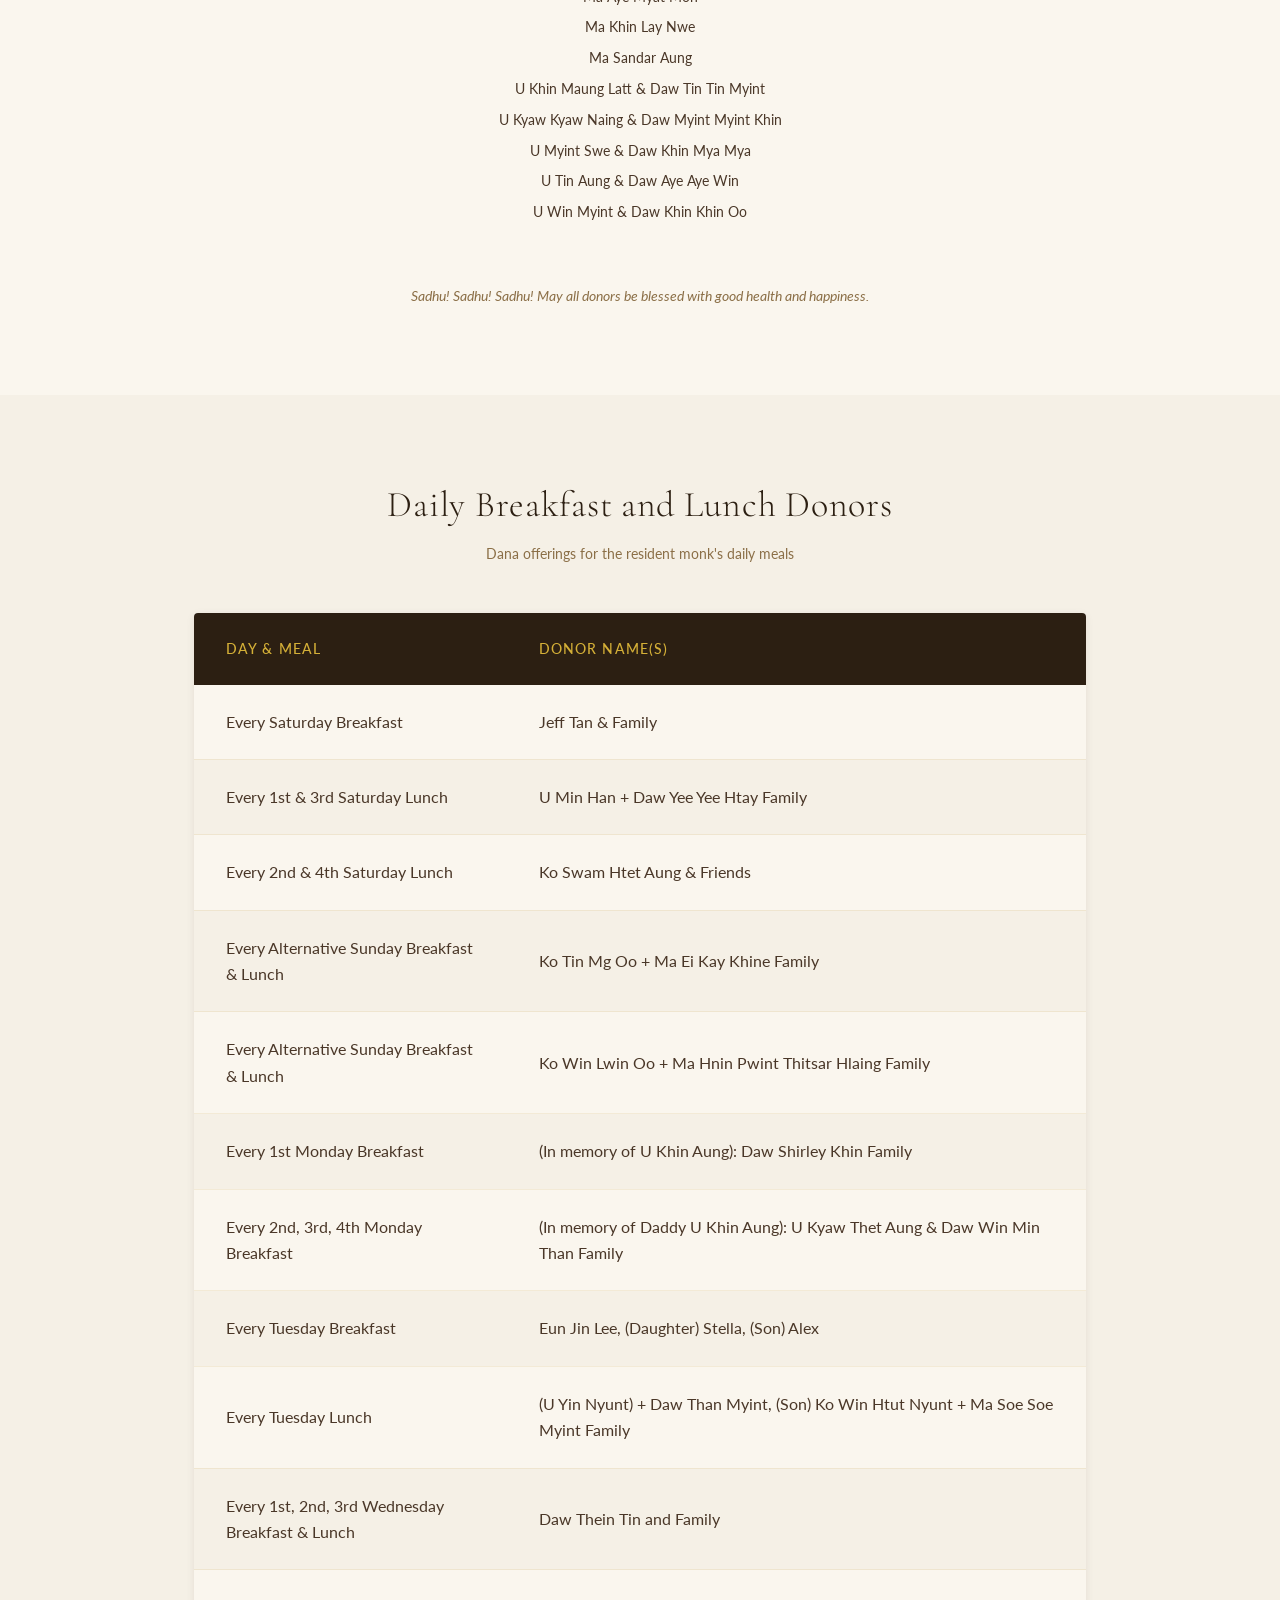
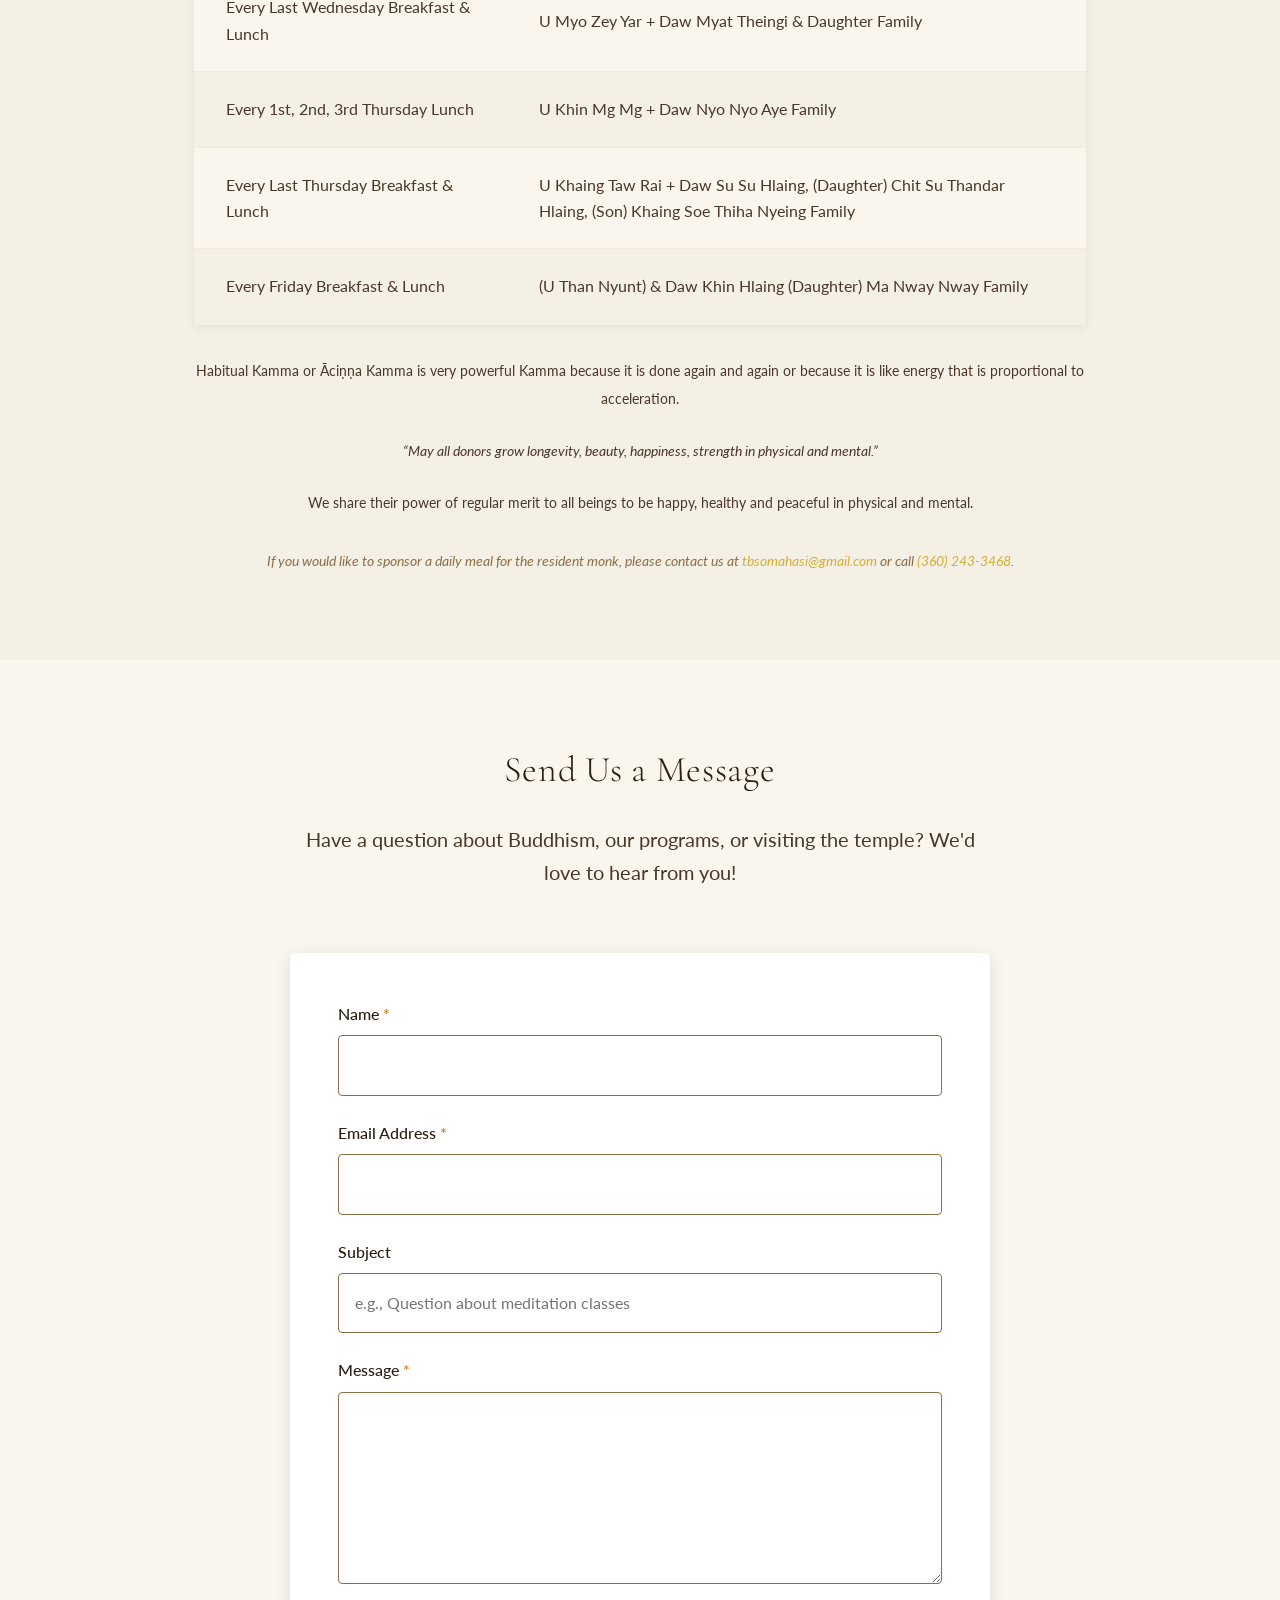
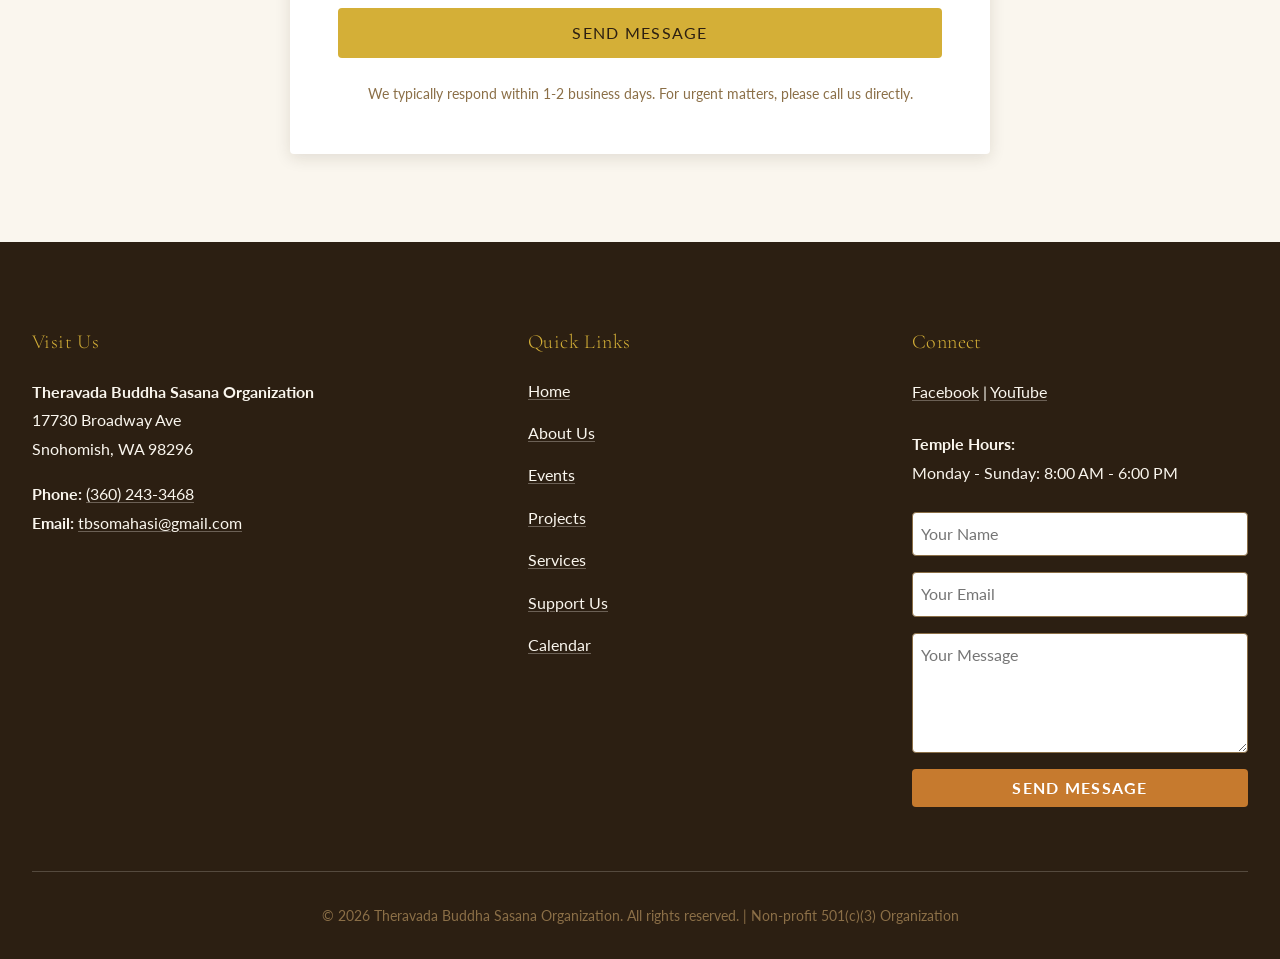
<file: support-us.html>
<!DOCTYPE html>
<html lang="en">
<head>
  <meta charset="UTF-8">
  <meta name="viewport" content="width=device-width, initial-scale=1.0">
  <meta name="description" content="Support TBSO through donations or by volunteering. Help us maintain the temple and spread the Buddha's teachings.">
  <meta name="keywords" content="donate buddhist temple, volunteer opportunities, support buddhism, buddhist charity">

  <title>Support Us - Theravada Buddha Sasana Organization (TBSO)</title>

  <!-- Google Fonts -->
  <link rel="preconnect" href="https://fonts.googleapis.com">
  <link rel="preconnect" href="https://fonts.gstatic.com" crossorigin>
  <link href="https://fonts.googleapis.com/css2?family=Cormorant+Garamond:ital,wght@0,300;0,400;0,500;0,600;1,300;1,400&family=Lato:wght@300;400;700&display=swap" rel="stylesheet">

  <!-- Stylesheets -->
  <link rel="stylesheet" href="css/normalize.css">
  <link rel="stylesheet" href="css/variables.css">
  <link rel="stylesheet" href="css/base.css">
  <link rel="stylesheet" href="css/layout.css">
  <link rel="stylesheet" href="css/components.css">
  <link rel="stylesheet" href="css/utilities.css">
</head>
<body>

  <!-- Skip to Content Link -->
  <a href="#main-content" class="skip-link">Skip to main content</a>

  <!-- Header -->
  <header class="site-header" role="banner">
    <div class="header-container">
      <h1 class="site-title">Theravada Buddha Sasana Organization</h1>
      <nav class="main-navigation" role="navigation" aria-label="Main Navigation">
        <button class="menu-toggle" aria-expanded="false" aria-controls="primary-menu">
          <span class="sr-only">Toggle Menu</span>
          <span>Menu</span>
        </button>
        <ul id="primary-menu" class="menu">
          <li><a href="index.html">Home</a></li>
          <li><a href="about.html">About</a></li>
          <li><a href="events.html">Events</a></li>
          <li><a href="projects.html">Projects</a></li>
          <li><a href="services.html">Services</a></li>
          <li><a href="support-us.html" aria-current="page">Support Us</a></li>
          
          <li><a href="calendar.html">Calendar</a></li>
        </ul>
      </nav>
    </div>
  </header>

  <!-- Main Content -->
  <main id="main-content" role="main">



    <!-- Donation Section -->
    <section class="section-ivory">
      <div class="container">
        <h2 class="text-center mb-40">Make a Donation</h2>
        <p class="text-center mb-20" style="font-size: 1.0625rem; max-width: 700px; margin: 0 auto var(--spacing-40);">You can donate to TBSO (USA) with the following various ways. Donations, as always, are very much appreciated.</p>

        <div class="grid grid-3 mt-60">
          <!-- Venmo -->
          <div class="card card-bordered border-saffron tbso-fade-up">
            <div class="card-header">
              <h3 class="card-title">Venmo</h3>
            </div>
            <div class="card-body" style="text-align: center;">
              <img src="assets/images/qr-venmo.png" alt="Venmo QR code for TBSO donations" style="max-width: 200px; width: 100%; height: auto; margin: 0 auto var(--spacing-20);">
              <p>Scan with your phone camera or Venmo app<br>
              <strong>@A-Panno</strong></p>
            </div>
          </div>

          <!-- Zelle -->
          <div class="card card-bordered border-monk-robe tbso-fade-up">
            <div class="card-header">
              <h3 class="card-title">Zelle</h3>
            </div>
            <div class="card-body" style="text-align: center;">
              <img src="assets/images/qr-zelle.png" alt="Zelle QR code for TBSO donations" style="max-width: 200px; width: 100%; height: auto; margin: 0 auto var(--spacing-20);">
              <p>Send via Zelle to<br>
              <strong>(360) 348-6666</strong></p>
            </div>
          </div>

          <!-- PayPal -->
          <div class="card card-bordered border-sage tbso-fade-up">
            <div class="card-header">
              <h3 class="card-title">PayPal</h3>
            </div>
            <div class="card-body" style="text-align: center;">
              <img src="assets/images/qr-paypal.png" alt="PayPal QR code for TBSO donations" style="max-width: 200px; width: 100%; height: auto; margin: 0 auto var(--spacing-20);">
              <p>Scan to donate via PayPal</p>
            </div>
          </div>
        </div>
      </div>
    </section>

    <!-- Monthly Donors List -->
    <section class="section-cream">
      <div class="container">
        <h2 class="text-center mb-50">Monthly Donors List (2026)</h2>

        <div style="background-color: var(--color-warm-cream); padding: var(--spacing-40); border-radius: var(--border-radius);">
          <p style="font-size: var(--font-size-small); line-height: 2.2; text-align: center; color: var(--color-deep-walnut);">
            Daw Khin Myo Htwe &amp; family<br>
            Daw Khin Than Nwe &amp; family<br>
            Daw May Shin &amp; family<br>
            Daw Tin Tin Aye &amp; family<br>
            Dr. Min Yee &amp; family<br>
            Dr. Myint Oo &amp; Dr. Khin Hnin Wai<br>
            Dr. Tin Maung Kyi &amp; Daw Khin Swe Myint<br>
            Ko Aung Kyaw Moe &amp; Ma Than Than Aye<br>
            Ko Aung Moe Kyaw &amp; Ma Moe Moe Han<br>
            Ko Htoo Myint &amp; Ma Thin Thin Khaing<br>
            Ko Kyaw Soe Win &amp; Ma Aye Aye Thein<br>
            Ko Min Thein &amp; Ma Tin Moe Lwin<br>
            Ko Myo Kyaw &amp; Ma Nwe Ni Aung<br>
            Ko Naing Lin &amp; family<br>
            Ko Thein Zaw &amp; Ma Khin Mar Yee<br>
            Ko Zaw Min Oo &amp; Ma Su Su Hlaing<br>
            Ma Aye Myat Mon<br>
            Ma Khin Lay Nwe<br>
            Ma Sandar Aung<br>
            U Khin Maung Latt &amp; Daw Tin Tin Myint<br>
            U Kyaw Kyaw Naing &amp; Daw Myint Myint Khin<br>
            U Myint Swe &amp; Daw Khin Mya Mya<br>
            U Tin Aung &amp; Daw Aye Aye Win<br>
            U Win Myint &amp; Daw Khin Khin Oo
          </p>
        </div>

        <p class="text-center" style="font-size: var(--font-size-small); font-style: italic; color: var(--color-clay); margin-top: var(--spacing-30);">
          Sadhu! Sadhu! Sadhu! May all donors be blessed with good health and happiness.
        </p>
      </div>
    </section>

    <!-- Daily Breakfast and Lunch Donors -->
    <section class="section-ivory">
      <div class="container">
        <h2 class="text-center mb-20">Daily Breakfast and Lunch Donors</h2>
        <p class="text-center mb-50" style="font-size: var(--font-size-small); color: var(--color-clay);">
          Dana offerings for the resident monk's daily meals
        </p>

        <table>
          <thead>
            <tr>
              <th>Day &amp; Meal</th>
              <th>Donor Name(s)</th>
            </tr>
          </thead>
          <tbody>
            <tr>
              <td>Every Saturday Breakfast</td>
              <td>Jeff Tan &amp; Family</td>
            </tr>
            <tr>
              <td>Every 1st &amp; 3rd Saturday Lunch</td>
              <td>U Min Han + Daw Yee Yee Htay Family</td>
            </tr>
            <tr>
              <td>Every 2nd &amp; 4th Saturday Lunch</td>
              <td>Ko Swam Htet Aung &amp; Friends</td>
            </tr>
            <tr>
              <td>Every Alternative Sunday Breakfast &amp; Lunch</td>
              <td>Ko Tin Mg Oo + Ma Ei Kay Khine Family</td>
            </tr>
            <tr>
              <td>Every Alternative Sunday Breakfast &amp; Lunch</td>
              <td>Ko Win Lwin Oo + Ma Hnin Pwint Thitsar Hlaing Family</td>
            </tr>
            <tr>
              <td>Every 1st Monday Breakfast</td>
              <td>(In memory of U Khin Aung): Daw Shirley Khin Family</td>
            </tr>
            <tr>
              <td>Every 2nd, 3rd, 4th Monday Breakfast</td>
              <td>(In memory of Daddy U Khin Aung): U Kyaw Thet Aung &amp; Daw Win Min Than Family</td>
            </tr>
            <tr>
              <td>Every Tuesday Breakfast</td>
              <td>Eun Jin Lee, (Daughter) Stella, (Son) Alex</td>
            </tr>
            <tr>
              <td>Every Tuesday Lunch</td>
              <td>(U Yin Nyunt) + Daw Than Myint, (Son) Ko Win Htut Nyunt + Ma Soe Soe Myint Family</td>
            </tr>
            <tr>
              <td>Every 1st, 2nd, 3rd Wednesday Breakfast &amp; Lunch</td>
              <td>Daw Thein Tin and Family</td>
            </tr>
            <tr>
              <td>Every Last Wednesday Breakfast &amp; Lunch</td>
              <td>U Myo Zey Yar + Daw Myat Theingi &amp; Daughter Family</td>
            </tr>
            <tr>
              <td>Every 1st, 2nd, 3rd Thursday Lunch</td>
              <td>U Khin Mg Mg + Daw Nyo Nyo Aye Family</td>
            </tr>
            <tr>
              <td>Every Last Thursday Breakfast &amp; Lunch</td>
              <td>U Khaing Taw Rai + Daw Su Su Hlaing, (Daughter) Chit Su Thandar Hlaing, (Son) Khaing Soe Thiha Nyeing Family</td>
            </tr>
            <tr>
              <td>Every Friday Breakfast &amp; Lunch</td>
              <td>(U Than Nyunt) &amp; Daw Khin Hlaing (Daughter) Ma Nway Nway Family</td>
            </tr>
          </tbody>
        </table>

        <div style="margin-top: var(--spacing-40); text-align: center; font-size: var(--font-size-small); color: var(--color-deep-walnut); line-height: 2;">
          <p>Habitual Kamma or Āciṇṇa Kamma is very powerful Kamma because it is done again and again or because it is like energy that is proportional to acceleration.</p>
          <p style="font-style: italic;">&ldquo;May all donors grow longevity, beauty, happiness, strength in physical and mental.&rdquo;</p>
          <p>We share their power of regular merit to all beings to be happy, healthy and peaceful in physical and mental.</p>
        </div>

        <p class="text-center" style="font-size: var(--font-size-small); font-style: italic; color: var(--color-clay); margin-top: var(--spacing-40);">
          If you would like to sponsor a daily meal for the resident monk, please contact us at <a href="mailto:tbsomahasi@gmail.com">tbsomahasi@gmail.com</a> or call <a href="tel:+13602433468">(360) 243-3468</a>.
        </p>
      </div>
    </section>

    <!-- Send Us a Message -->
    <section class="section-cream">
      <div class="container">
        <h2 class="text-center mb-40">Send Us a Message</h2>
        <p class="text-center mb-60" style="font-size: var(--font-size-large); max-width: 700px; margin: 0 auto var(--spacing-60);">
          Have a question about Buddhism, our programs, or visiting the temple? We'd love to hear from you!
        </p>

        <div style="max-width: 700px; margin: 0 auto; background-color: var(--color-white); padding: var(--spacing-50); border-radius: var(--border-radius); box-shadow: var(--shadow-medium);">
          <form action="https://formspree.io/f/xqewwokz" method="POST" class="contact-form">
            <input type="hidden" name="_subject" value="New TBSO Contact Form Submission">

            <div class="form-group">
              <label for="contact-name">Name <span class="required">*</span></label>
              <input type="text" id="contact-name" name="name" required>
            </div>

            <div class="form-group">
              <label for="contact-email">Email Address <span class="required">*</span></label>
              <input type="email" id="contact-email" name="email" required>
            </div>

            <div class="form-group">
              <label for="contact-subject">Subject</label>
              <input type="text" id="contact-subject" name="subject" placeholder="e.g., Question about meditation classes">
            </div>

            <div class="form-group">
              <label for="contact-message">Message <span class="required">*</span></label>
              <textarea id="contact-message" name="message" rows="6" required></textarea>
            </div>

            <button type="submit" class="btn w-100">Send Message</button>
          </form>

          <p class="text-center mt-30" style="font-size: var(--font-size-small); color: var(--color-clay);">
            We typically respond within 1-2 business days. For urgent matters, please call us directly.
          </p>
        </div>
      </div>
    </section>

  </main>

  <!-- Footer -->
  <footer class="site-footer" role="contentinfo">
    <div class="footer-content">
      <div class="footer-section">
        <h3>Visit Us</h3>
        <address>
          <p>
            <strong>Theravada Buddha Sasana Organization</strong><br>
            17730 Broadway Ave<br>
            Snohomish, WA 98296
          </p>
          <p>
            <strong>Phone:</strong> <a href="tel:+13602433468">(360) 243-3468</a><br>
            <strong>Email:</strong> <a href="mailto:tbsomahasi@gmail.com">tbsomahasi@gmail.com</a>
          </p>
        </address>
      </div>
      <div class="footer-section">
        <h3>Quick Links</h3>
        <ul>
          <li><a href="index.html">Home</a></li>
          <li><a href="about.html">About Us</a></li>
          <li><a href="events.html">Events</a></li>
          <li><a href="projects.html">Projects</a></li>
          <li><a href="services.html">Services</a></li>
          <li><a href="support-us.html">Support Us</a></li>
          
          <li><a href="calendar.html">Calendar</a></li>
        </ul>
      </div>
      <div class="footer-section">
        <h3>Connect</h3>
        <p>
          <a href="https://www.facebook.com/tbsomahasi" target="_blank" rel="noopener noreferrer">Facebook</a> |
          <a href="https://www.youtube.com/@tbsomahasi1810" target="_blank" rel="noopener noreferrer">YouTube</a>
        </p>
        <p style="margin-top: var(--spacing-30);">
          <strong>Temple Hours:</strong><br>
          Monday - Sunday: 8:00 AM - 6:00 PM
        </p>

        <form action="https://formspree.io/f/xqewwokz" method="POST" style="margin-top: var(--spacing-30);">
          <input type="hidden" name="_subject" value="Footer Contact Form - TBSO">
          <div style="margin-bottom: var(--spacing-20);">
            <input type="text" name="name" placeholder="Your Name" required style="width: 100%; padding: 8px; border: 1px solid var(--color-clay); border-radius: 4px;">
          </div>
          <div style="margin-bottom: var(--spacing-20);">
            <input type="email" name="email" placeholder="Your Email" required style="width: 100%; padding: 8px; border: 1px solid var(--color-clay); border-radius: 4px;">
          </div>
          <div style="margin-bottom: var(--spacing-20);">
            <textarea name="message" placeholder="Your Message" required rows="3" style="width: 100%; padding: 8px; border: 1px solid var(--color-clay); border-radius: 4px; resize: vertical;"></textarea>
          </div>
          <button type="submit" style="width: 100%; padding: 10px; background-color: var(--color-monk-robe); color: var(--color-white); border: none; border-radius: 4px; cursor: pointer; font-weight: bold;">Send Message</button>
        </form>
      </div>
    </div>
    <div class="footer-bottom">
      <p>&copy; 2026 Theravada Buddha Sasana Organization. All rights reserved. | Non-profit 501(c)(3) Organization</p>
    </div>
  </footer>

  <!-- JavaScript -->
  <script src="js/main.js"></script>

</body>
</html>
</file>
<file: css/variables.css>
/* ========================================
   TBSO Design System - CSS Custom Properties
   ======================================== */

:root {
  /* ========== Colors ========== */

  /* Primary Palette */
  --color-saffron: #D4AF37;
  --color-muted-gold: #C9A84C;
  --color-warm-cream: #FAF6EE;
  --color-ivory: #F5F0E6;
  --color-white: #FFFFFF;

  /* Text Colors */
  --color-earth-brown: #2C1F12;
  --color-deep-walnut: #4A3728;
  --color-clay: #8B6F47;

  /* Accent Colors */
  --color-monk-robe: #C67A2E;
  --color-soft-sage: #A8B89C;

  /* ========== Typography ========== */

  /* Font Families */
  --font-heading: 'Cormorant Garamond', 'Georgia', serif;
  --font-body: 'Lato', 'Helvetica Neue', sans-serif;

  /* Font Weights */
  --font-weight-light: 300;
  --font-weight-regular: 400;
  --font-weight-medium: 500;
  --font-weight-semibold: 600;
  --font-weight-bold: 700;

  /* Font Sizes - Fluid Typography */
  --font-size-small: 0.875rem;      /* 14px */
  --font-size-medium: 1rem;          /* 16px base */
  --font-size-large: 1.25rem;        /* 20px */
  --font-size-xl: 1.75rem;           /* 28px */
  --font-size-xxl: 2.25rem;          /* 36px */
  --font-size-display: clamp(2.5rem, 4vw, 3.5rem); /* 40-56px responsive */

  /* Line Heights */
  --line-height-tight: 1.2;
  --line-height-base: 1.65;
  --line-height-relaxed: 1.8;
  --line-height-loose: 2.2;

  /* Letter Spacing */
  --letter-spacing-tight: 0.02em;
  --letter-spacing-normal: 0;
  --letter-spacing-wide: 0.08em;
  --letter-spacing-wider: 0.12em;
  --letter-spacing-widest: 0.25em;

  /* ========== Spacing System ========== */

  /* 8-level Scale */
  --spacing-10: 0.5rem;    /* 8px */
  --spacing-20: 1rem;      /* 16px */
  --spacing-30: 1.5rem;    /* 24px */
  --spacing-40: 2rem;      /* 32px */
  --spacing-50: 3rem;      /* 48px */
  --spacing-60: 4rem;      /* 64px */
  --spacing-70: 5.5rem;    /* 88px */
  --spacing-80: 8rem;      /* 128px */

  /* ========== Layout ========== */

  /* Content Widths */
  --content-width: 1020px;
  --wide-width: 1280px;
  --full-width: 100%;

  /* Container Padding */
  --container-padding: var(--spacing-40);
  --container-padding-mobile: var(--spacing-20);

  /* Section Padding */
  --section-padding-y: var(--spacing-70);
  --section-padding-x: var(--spacing-40);
  --section-padding-y-mobile: var(--spacing-50);
  --section-padding-x-mobile: var(--spacing-20);

  /* ========== Visual Effects ========== */

  /* Borders */
  --border-radius: 4px;
  --border-radius-large: 8px;
  --border-width: 1px;
  --border-width-thick: 3px;

  /* Shadows */
  --shadow-small: 0 2px 8px rgba(44, 31, 18, 0.08);
  --shadow-medium: 0 4px 16px rgba(44, 31, 18, 0.12);
  --shadow-large: 0 8px 32px rgba(44, 31, 18, 0.12);
  --shadow-button: 0 4px 16px rgba(212, 175, 55, 0.3);

  /* Transitions */
  --transition-fast: 0.15s ease;
  --transition-base: 0.3s ease;
  --transition-slow: 0.8s ease-out;

  /* Overlays */
  --overlay-light: rgba(44, 31, 18, 0.55);
  --overlay-medium: rgba(44, 31, 18, 0.7);
  --overlay-dark: rgba(44, 31, 18, 0.8);

  /* ========== Z-Index Scale ========== */

  --z-index-base: 1;
  --z-index-dropdown: 100;
  --z-index-sticky: 200;
  --z-index-modal: 300;
  --z-index-overlay: 400;
  --z-index-toast: 500;

  /* ========== Breakpoints ========== */
  /* Used in media queries - documented here for reference */
  /* Mobile: 0-640px (default) */
  /* Medium: 641px-1024px */
  /* Large: 1025px+ */
}

/* ========================================
   Responsive Variable Adjustments
   ======================================== */

@media (min-width: 641px) {
  :root {
    --container-padding: var(--spacing-50);
  }
}

@media (min-width: 1025px) {
  :root {
    --container-padding: var(--spacing-60);
  }
}
</file>
<file: css/base.css>
/* ========================================
   TBSO Base Styles
   ======================================== */

/* ========== Global Reset ========== */

*,
*::before,
*::after {
  box-sizing: border-box;
}

html {
  scroll-behavior: smooth;
  -webkit-text-size-adjust: 100%;
}

/* ========== Body ========== */

body {
  margin: 0;
  padding: 0;
  font-family: var(--font-body);
  font-size: var(--font-size-medium);
  font-weight: var(--font-weight-regular);
  line-height: var(--line-height-base);
  color: var(--color-deep-walnut);
  background-color: var(--color-warm-cream);
  -webkit-font-smoothing: antialiased;
  -moz-osx-font-smoothing: grayscale;
}

/* ========== Typography ========== */

h1,
h2,
h3,
h4,
h5,
h6 {
  margin: 0 0 var(--spacing-30) 0;
  font-family: var(--font-heading);
  font-weight: var(--font-weight-light);
  line-height: var(--line-height-tight);
  letter-spacing: var(--letter-spacing-tight);
  color: var(--color-earth-brown);
}

h1 {
  font-size: var(--font-size-display);
  margin-bottom: var(--spacing-40);
}

h2 {
  font-size: var(--font-size-xxl);
}

h3 {
  font-size: var(--font-size-xl);
}

h4 {
  font-size: var(--font-size-large);
  font-weight: var(--font-weight-regular);
}

h5,
h6 {
  font-size: var(--font-size-medium);
  font-weight: var(--font-weight-medium);
}

p {
  margin: 0 0 var(--spacing-30) 0;
  font-family: var(--font-body);
}

p:last-child {
  margin-bottom: 0;
}

/* ========== Links ========== */

a {
  color: var(--color-saffron);
  text-decoration: none;
  transition: color var(--transition-base);
}

a:hover,
a:focus {
  color: var(--color-muted-gold);
}

a:focus {
  outline: 2px solid var(--color-saffron);
  outline-offset: 2px;
}

/* ========== Buttons ========== */

button,
.btn {
  display: inline-block;
  padding: var(--spacing-20) var(--spacing-50);
  font-family: var(--font-body);
  font-size: var(--font-size-medium);
  font-weight: var(--font-weight-regular);
  text-align: center;
  text-transform: uppercase;
  letter-spacing: var(--letter-spacing-wide);
  color: var(--color-earth-brown);
  background-color: var(--color-saffron);
  border: none;
  border-radius: var(--border-radius);
  cursor: pointer;
  transition: all var(--transition-base);
  text-decoration: none;
}

button:hover,
.btn:hover {
  background-color: var(--color-muted-gold);
  color: var(--color-white);
  transform: translateY(-1px);
  box-shadow: var(--shadow-button);
}

button:focus,
.btn:focus {
  outline: 2px solid var(--color-saffron);
  outline-offset: 2px;
}

button:active,
.btn:active {
  transform: translateY(0);
}

button:disabled,
.btn:disabled {
  opacity: 0.5;
  cursor: not-allowed;
  transform: none;
}

.btn-secondary {
  background-color: var(--color-white);
  border: var(--border-width) solid var(--color-saffron);
  color: var(--color-saffron);
}

.btn-secondary:hover {
  background-color: var(--color-saffron);
  color: var(--color-earth-brown);
}

/* ========== Forms ========== */

label {
  display: block;
  margin-bottom: var(--spacing-10);
  font-family: var(--font-body);
  font-weight: var(--font-weight-medium);
  color: var(--color-earth-brown);
}

input[type="text"],
input[type="email"],
input[type="tel"],
input[type="url"],
textarea,
select {
  display: block;
  width: 100%;
  padding: var(--spacing-20);
  font-family: var(--font-body);
  font-size: var(--font-size-medium);
  line-height: var(--line-height-base);
  color: var(--color-deep-walnut);
  background-color: var(--color-white);
  border: var(--border-width) solid var(--color-clay);
  border-radius: var(--border-radius);
  transition: border-color var(--transition-base), box-shadow var(--transition-base);
}

input[type="text"]:focus,
input[type="email"]:focus,
input[type="tel"]:focus,
input[type="url"]:focus,
textarea:focus,
select:focus {
  outline: none;
  border-color: var(--color-saffron);
  box-shadow: 0 0 0 3px rgba(212, 175, 55, 0.1);
}

textarea {
  resize: vertical;
  min-height: 120px;
}

.form-group {
  margin-bottom: var(--spacing-30);
}

.required {
  color: var(--color-monk-robe);
}

/* ========== Images ========== */

img {
  max-width: 100%;
  height: auto;
  display: block;
  border-radius: var(--border-radius);
}

figure {
  margin: 0;
}

/* ========== Lists ========== */

ul,
ol {
  margin: 0 0 var(--spacing-30) 0;
  padding-left: var(--spacing-40);
  font-family: var(--font-body);
}

ul ul,
ol ol {
  margin-bottom: 0;
}

li {
  margin-bottom: var(--spacing-10);
}

/* ========== Utilities ========== */

.sr-only {
  position: absolute;
  width: 1px;
  height: 1px;
  padding: 0;
  margin: -1px;
  overflow: hidden;
  clip: rect(0, 0, 0, 0);
  white-space: nowrap;
  border: 0;
}

.skip-link {
  position: absolute;
  top: -40px;
  left: 0;
  background: var(--color-earth-brown);
  color: var(--color-saffron);
  padding: var(--spacing-20);
  z-index: var(--z-index-toast);
  text-decoration: none;
}

.skip-link:focus {
  top: 0;
}

/* ========== Animations ========== */

@keyframes tbso-fade-up {
  from {
    opacity: 0;
    transform: translateY(24px);
  }
  to {
    opacity: 1;
    transform: translateY(0);
  }
}

.tbso-fade-up {
  animation: tbso-fade-up var(--transition-slow) ease-out;
}

/* Staggered animation delays */
.tbso-fade-up:nth-child(1) {
  animation-delay: 0s;
}

.tbso-fade-up:nth-child(2) {
  animation-delay: 0.15s;
}

.tbso-fade-up:nth-child(3) {
  animation-delay: 0.3s;
}

.tbso-fade-up:nth-child(4) {
  animation-delay: 0.45s;
}

/* ========== Print Styles ========== */

@media print {
  *,
  *::before,
  *::after {
    background: transparent !important;
    color: #000 !important;
    box-shadow: none !important;
    text-shadow: none !important;
  }

  a,
  a:visited {
    text-decoration: underline;
  }

  a[href]::after {
    content: " (" attr(href) ")";
  }

  img {
    page-break-inside: avoid;
  }

  h2,
  h3,
  p {
    orphans: 3;
    widows: 3;
  }

  h2,
  h3 {
    page-break-after: avoid;
  }
}
</file>
<file: css/layout.css>
/* ========================================
   TBSO Layout Styles
   ======================================== */

/* ========== Container ========== */

.container {
  width: 100%;
  max-width: var(--content-width);
  margin-left: auto;
  margin-right: auto;
  padding-left: var(--container-padding-mobile);
  padding-right: var(--container-padding-mobile);
}

.container-wide {
  max-width: var(--wide-width);
}

.container-full {
  max-width: var(--full-width);
  padding-left: 0;
  padding-right: 0;
}

@media (min-width: 641px) {
  .container {
    padding-left: var(--container-padding);
    padding-right: var(--container-padding);
  }
}

/* ========== Main Content ========== */

main {
  display: block;
  min-height: 50vh;
}

/* ========== Sections ========== */

section {
  padding: var(--section-padding-y-mobile) var(--section-padding-x-mobile);
}

@media (min-width: 641px) {
  section {
    padding: var(--section-padding-y) var(--section-padding-x);
  }
}

/* Section Background Variations */
.section-cream {
  background-color: var(--color-warm-cream);
}

.section-ivory {
  background-color: var(--color-ivory);
}

.section-earth {
  background-color: var(--color-earth-brown);
  color: var(--color-warm-cream);
}

.section-earth h1,
.section-earth h2,
.section-earth h3,
.section-earth h4 {
  color: var(--color-saffron);
}

/* ========== Header ========== */

.site-header {
  position: sticky;
  top: 0;
  z-index: var(--z-index-sticky);
  background-color: var(--color-earth-brown);
  color: var(--color-warm-cream);
  box-shadow: 0 2px 8px rgba(0, 0, 0, 0.1);
}

.header-container {
  display: flex;
  flex-direction: column;
  align-items: center;
  justify-content: space-between;
  padding: var(--spacing-20) var(--spacing-40);
  max-width: var(--wide-width);
  margin: 0 auto;
  gap: var(--spacing-20);
}

@media (min-width: 1025px) {
  .header-container {
    flex-direction: row;
    padding: var(--spacing-20) var(--spacing-40);
    gap: var(--spacing-50);
  }
}

.site-title {
  margin: 0;
  font-size: clamp(1.25rem, 3vw, 1.75rem);
  font-weight: var(--font-weight-light);
  letter-spacing: var(--letter-spacing-tight);
  color: var(--color-saffron);
  text-align: center;
  flex-shrink: 0;
}

@media (min-width: 1025px) {
  .site-title {
    text-align: left;
    margin-right: auto;
  }
}

/* ========== Navigation ========== */

.main-navigation {
  width: 100%;
}

@media (min-width: 1025px) {
  .main-navigation {
    width: auto;
  }
}

.menu-toggle {
  display: flex;
  align-items: center;
  justify-content: center;
  width: 100%;
  padding: var(--spacing-20);
  background-color: transparent;
  color: var(--color-saffron);
  border: var(--border-width) solid var(--color-saffron);
  text-transform: uppercase;
  letter-spacing: var(--letter-spacing-wide);
  cursor: pointer;
}

@media (min-width: 1025px) {
  .menu-toggle {
    display: none;
  }
}

.menu {
  display: none;
  list-style: none;
  margin: var(--spacing-20) 0 0 0;
  padding: 0;
}

.menu.is-open {
  display: flex;
  flex-direction: column;
  gap: var(--spacing-10);
}

@media (min-width: 1025px) {
  .menu {
    display: flex !important;
    flex-direction: row;
    gap: var(--spacing-30);
    margin: 0;
  }
}

.menu li {
  margin: 0;
}

.menu a {
  display: block;
  padding: var(--spacing-20);
  font-size: var(--font-size-medium);
  text-transform: uppercase;
  letter-spacing: var(--letter-spacing-wide);
  color: var(--color-warm-cream);
  transition: color var(--transition-base);
  white-space: nowrap;
}

@media (min-width: 1025px) {
  .menu a {
    padding: 0;
  }
}

.menu a:hover,
.menu a:focus {
  color: var(--color-saffron);
  outline: none;
}

.menu a[aria-current="page"] {
  color: var(--color-saffron);
  font-weight: var(--font-weight-medium);
}

/* ========== Footer ========== */

.site-footer {
  background-color: var(--color-earth-brown);
  color: var(--color-warm-cream);
  padding: var(--spacing-70) var(--spacing-40) var(--spacing-40);
}

.footer-content {
  display: grid;
  grid-template-columns: 1fr;
  gap: var(--spacing-50);
  max-width: var(--wide-width);
  margin: 0 auto;
}

@media (min-width: 641px) {
  .footer-content {
    grid-template-columns: repeat(2, 1fr);
  }
}

@media (min-width: 1025px) {
  .footer-content {
    grid-template-columns: 2fr 1.5fr 1.5fr;
  }
}

.footer-section h3 {
  margin-bottom: var(--spacing-30);
  font-size: var(--font-size-large);
  color: var(--color-saffron);
}

.footer-section p,
.footer-section address {
  font-style: normal;
  line-height: var(--line-height-relaxed);
  margin-bottom: var(--spacing-20);
}

.footer-section a {
  color: var(--color-warm-cream);
  text-decoration: underline;
  text-decoration-color: rgba(250, 246, 238, 0.3);
  text-underline-offset: 2px;
}

.footer-section a:hover,
.footer-section a:focus {
  color: var(--color-saffron);
  text-decoration-color: var(--color-saffron);
}

.footer-section ul {
  list-style: none;
  padding: 0;
  margin: 0;
}

.footer-section ul li {
  margin-bottom: var(--spacing-20);
}

.footer-bottom {
  margin-top: var(--spacing-60);
  padding-top: var(--spacing-40);
  border-top: var(--border-width) solid rgba(250, 246, 238, 0.2);
  text-align: center;
  font-size: var(--font-size-small);
  color: var(--color-clay);
}

/* ========== Grid System ========== */

.grid {
  display: grid;
  gap: var(--spacing-40);
}

.grid-2 {
  grid-template-columns: 1fr;
}

@media (min-width: 641px) {
  .grid-2 {
    grid-template-columns: repeat(2, 1fr);
  }
}

.grid-3 {
  grid-template-columns: 1fr;
}

@media (min-width: 641px) {
  .grid-3 {
    grid-template-columns: repeat(2, 1fr);
  }
}

@media (min-width: 1025px) {
  .grid-3 {
    grid-template-columns: repeat(3, 1fr);
  }
}

.grid-auto {
  grid-template-columns: repeat(auto-fit, minmax(280px, 1fr));
}

/* Grid Item Spans */
.span-2 {
  grid-column: span 1;
}

@media (min-width: 641px) {
  .span-2 {
    grid-column: span 2;
  }
}

/* ========== Two Column Layout ========== */

.two-column {
  display: flex;
  flex-direction: column;
  gap: var(--spacing-50);
  align-items: center;
}

@media (min-width: 641px) {
  .two-column {
    flex-direction: row;
    align-items: flex-start;
  }
}

.two-column-40-60 .column-left {
  flex: 0 0 100%;
}

.two-column-40-60 .column-right {
  flex: 1;
}

@media (min-width: 641px) {
  .two-column-40-60 .column-left {
    flex: 0 0 40%;
  }

  .two-column-40-60 .column-right {
    flex: 0 0 55%;
  }
}

/* ========== Responsive Embeds ========== */

.embed-container {
  position: relative;
  padding-bottom: 56.25%; /* 16:9 aspect ratio */
  height: 0;
  overflow: hidden;
  border-radius: var(--border-radius);
}

.embed-container iframe,
.embed-container object,
.embed-container embed {
  position: absolute;
  top: 0;
  left: 0;
  width: 100%;
  height: 100%;
  border: 0;
}

/* ========== Map Container ========== */

.map-container {
  position: relative;
  padding-bottom: 56.25%;
  height: 0;
  overflow: hidden;
  border-radius: var(--border-radius);
  margin-top: var(--spacing-30);
}

.map-container iframe {
  position: absolute;
  top: 0;
  left: 0;
  width: 100%;
  height: 100%;
  border: 0;
}
</file>
<file: css/components.css>
/* ========================================
   TBSO Component Styles
   ======================================== */

/* ========== Hero Section ========== */

.hero {
  position: relative;
  display: flex;
  align-items: center;
  justify-content: center;
  min-height: 85vh;
  background-size: cover;
  background-position: center;
  background-repeat: no-repeat;
  overflow: hidden;
}

.hero::before {
  content: '';
  position: absolute;
  top: 0;
  left: 0;
  right: 0;
  bottom: 0;
  background: linear-gradient(to bottom, var(--overlay-light), var(--overlay-dark));
  z-index: 1;
}

.hero-content {
  position: relative;
  z-index: 2;
  text-align: center;
  color: var(--color-white);
  max-width: var(--content-width);
  padding: var(--spacing-50) var(--spacing-40);
}

.hero-title {
  font-size: var(--font-size-display);
  font-weight: var(--font-weight-light);
  letter-spacing: var(--letter-spacing-tight);
  color: var(--color-saffron);
  margin-bottom: var(--spacing-30);
}

.hero-subtitle {
  font-size: var(--font-size-large);
  font-weight: var(--font-weight-light);
  line-height: var(--line-height-base);
  margin-bottom: var(--spacing-40);
  color: var(--color-warm-cream);
}

.hero-text {
  font-size: var(--font-size-medium);
  line-height: var(--line-height-base);
  color: var(--color-warm-cream);
  margin-bottom: var(--spacing-40);
}

/* ========== Cards ========== */

.card {
  background-color: var(--color-white);
  border-radius: var(--border-radius);
  padding: var(--spacing-40);
  box-shadow: var(--shadow-small);
  transition: transform var(--transition-base), box-shadow var(--transition-base);
}

.card:hover {
  transform: translateY(-4px);
  box-shadow: var(--shadow-large);
}

.card-header {
  margin-bottom: var(--spacing-30);
}

.card-title {
  margin-bottom: var(--spacing-20);
  font-size: var(--font-size-xl);
}

.card-body {
  margin-bottom: var(--spacing-30);
}

.card-footer {
  margin-top: var(--spacing-30);
  padding-top: var(--spacing-30);
  border-top: var(--border-width) solid var(--color-ivory);
}

/* Card with Colored Top Border */
.card-bordered {
  border-top: var(--border-width-thick) solid var(--color-saffron);
}

.card-bordered.border-saffron {
  border-top-color: var(--color-saffron);
}

.card-bordered.border-monk-robe {
  border-top-color: var(--color-monk-robe);
}

.card-bordered.border-sage {
  border-top-color: var(--color-soft-sage);
}

/* ========== Event Card ========== */

.event-card {
  display: flex;
  flex-direction: column;
  gap: var(--spacing-30);
  padding: var(--spacing-40);
  background-color: var(--color-white);
  border-left: var(--border-width-thick) solid var(--color-saffron);
  border-radius: var(--border-radius);
  margin-bottom: var(--spacing-30);
}

@media (min-width: 641px) {
  .event-card {
    flex-direction: row;
    align-items: flex-start;
  }
}

.event-date {
  flex-shrink: 0;
  text-align: center;
  padding: var(--spacing-20);
  background-color: var(--color-ivory);
  border-radius: var(--border-radius);
  min-width: 100px;
}

.event-date-day {
  display: block;
  font-size: var(--font-size-xxl);
  font-weight: var(--font-weight-light);
  font-family: var(--font-heading);
  color: var(--color-saffron);
  line-height: 1;
}

.event-date-month {
  display: block;
  font-size: var(--font-size-small);
  text-transform: uppercase;
  letter-spacing: var(--letter-spacing-wide);
  color: var(--color-earth-brown);
  margin-top: var(--spacing-10);
}

.event-details {
  flex: 1;
}

.event-title {
  margin-bottom: var(--spacing-20);
  font-size: var(--font-size-xl);
}

.event-meta {
  display: flex;
  flex-wrap: wrap;
  gap: var(--spacing-20);
  margin-bottom: var(--spacing-20);
  font-size: var(--font-size-small);
  color: var(--color-clay);
}

.event-description {
  margin-bottom: 0;
}

/* ========== Lotus Divider ========== */

.lotus-divider {
  text-align: center;
  margin: var(--spacing-60) 0;
  color: var(--color-muted-gold);
  opacity: 0.35;
  font-size: var(--font-size-large);
  letter-spacing: 1.5em;
  user-select: none;
}

.lotus-divider::before {
  content: '☙ ☙ ☙';
}

/* ========== Tables ========== */

table {
  width: 100%;
  border-collapse: collapse;
  margin-bottom: var(--spacing-40);
  background-color: var(--color-white);
  border-radius: var(--border-radius);
  overflow: hidden;
  box-shadow: var(--shadow-small);
}

thead {
  background-color: var(--color-earth-brown);
}

thead th {
  padding: var(--spacing-30) var(--spacing-40);
  font-size: var(--font-size-small);
  font-weight: var(--font-weight-medium);
  text-transform: uppercase;
  letter-spacing: var(--letter-spacing-wide);
  color: var(--color-saffron);
  text-align: left;
}

tbody tr {
  border-bottom: var(--border-width) solid rgba(201, 168, 76, 0.15);
  transition: background-color var(--transition-base);
}

tbody tr:nth-child(odd) {
  background-color: var(--color-warm-cream);
}

tbody tr:nth-child(even) {
  background-color: var(--color-ivory);
}

tbody tr:hover {
  background-color: rgba(212, 175, 55, 0.08);
}

tbody td {
  padding: var(--spacing-30) var(--spacing-40);
  color: var(--color-deep-walnut);
}

/* ========== Contact Directory ========== */

.contact-list {
  display: grid;
  grid-template-columns: 1fr;
  gap: var(--spacing-30);
}

@media (min-width: 641px) {
  .contact-list {
    grid-template-columns: repeat(2, 1fr);
  }
}

.contact-item {
  padding: var(--spacing-40);
  background-color: var(--color-white);
  border-radius: var(--border-radius);
  border-left: var(--border-width-thick) solid var(--color-saffron);
}

.contact-name {
  margin-bottom: var(--spacing-10);
  font-size: var(--font-size-large);
  font-weight: var(--font-weight-medium);
  color: var(--color-earth-brown);
}

.contact-role {
  margin-bottom: var(--spacing-20);
  font-size: var(--font-size-small);
  text-transform: uppercase;
  letter-spacing: var(--letter-spacing-wide);
  color: var(--color-clay);
}

.contact-details {
  list-style: none;
  padding: 0;
  margin: 0;
}

.contact-details li {
  margin-bottom: var(--spacing-10);
}

/* ========== QR Code Cards ========== */

.qr-grid {
  display: grid;
  grid-template-columns: 1fr;
  gap: var(--spacing-40);
  margin-bottom: var(--spacing-60);
}

@media (min-width: 641px) {
  .qr-grid {
    grid-template-columns: repeat(2, 1fr);
  }
}

@media (min-width: 1025px) {
  .qr-grid {
    grid-template-columns: repeat(3, 1fr);
  }
}

.qr-card {
  text-align: center;
  padding: var(--spacing-40);
  background-color: var(--color-white);
  border-radius: var(--border-radius);
  box-shadow: var(--shadow-small);
}

.qr-card-title {
  margin-bottom: var(--spacing-30);
  font-size: var(--font-size-xl);
  color: var(--color-earth-brown);
}

.qr-code-image {
  max-width: 250px;
  margin: 0 auto var(--spacing-30);
  border-radius: var(--border-radius);
}

.qr-code-image img {
  width: 100%;
  height: auto;
}

.qr-card-description {
  font-size: var(--font-size-small);
  color: var(--color-clay);
}

/* ========== Banner ========== */

.banner {
  text-align: center;
  padding: var(--spacing-60) var(--spacing-40);
  background-color: var(--color-ivory);
}

.banner-title {
  font-size: var(--font-size-xxl);
  font-weight: var(--font-weight-light);
  color: var(--color-earth-brown);
  margin-bottom: var(--spacing-20);
}

.banner-subtitle {
  font-size: var(--font-size-large);
  color: var(--color-clay);
  font-style: italic;
}

/* ========== Bio Section ========== */

.bio-section {
  display: flex;
  flex-direction: column;
  gap: var(--spacing-50);
  align-items: center;
}

@media (min-width: 641px) {
  .bio-section {
    flex-direction: row;
    align-items: flex-start;
  }
}

.bio-image {
  flex: 0 0 100%;
  max-width: 400px;
}

@media (min-width: 641px) {
  .bio-image {
    flex: 0 0 40%;
  }
}

.bio-image img {
  width: 100%;
  height: auto;
  border-radius: var(--border-radius);
  box-shadow: var(--shadow-medium);
}

.bio-content {
  flex: 1;
}

.bio-title {
  margin-bottom: var(--spacing-30);
  font-size: var(--font-size-xxl);
}

.bio-subtitle {
  font-size: var(--font-size-large);
  color: var(--color-clay);
  font-style: italic;
  margin-bottom: var(--spacing-30);
}

/* ========== Calendar Grid ========== */

.calendar-grid {
  display: grid;
  grid-template-columns: 1fr;
  gap: var(--spacing-50);
}

@media (min-width: 641px) {
  .calendar-grid {
    grid-template-columns: repeat(2, 1fr);
  }
}

.calendar-month {
  text-align: center;
}

.calendar-month-title {
  margin-bottom: var(--spacing-20);
  font-size: var(--font-size-large);
  color: var(--color-earth-brown);
}

.calendar-month img {
  width: 100%;
  height: auto;
  border: var(--border-width) solid var(--color-ivory);
  border-radius: var(--border-radius);
  box-shadow: var(--shadow-small);
}

/* Print styles for calendar */
@media print {
  .calendar-grid {
    grid-template-columns: 1fr;
    gap: var(--spacing-30);
  }

  .calendar-month {
    page-break-inside: avoid;
    margin-bottom: var(--spacing-40);
  }
}

/* ========== Video Grid ========== */

.video-grid {
  display: grid;
  grid-template-columns: 1fr;
  gap: var(--spacing-50);
  margin-bottom: var(--spacing-60);
}

@media (min-width: 641px) {
  .video-grid {
    grid-template-columns: repeat(2, 1fr);
  }
}

.video-item {
  margin-bottom: var(--spacing-30);
}

.video-title {
  margin-bottom: var(--spacing-20);
  font-size: var(--font-size-large);
  text-align: center;
}

/* ========== Featured Event ========== */

.featured-event-grid {
  display: grid;
  grid-template-columns: 1fr;
  gap: var(--spacing-50);
  align-items: start;
}

@media (min-width: 641px) {
  .featured-event-grid {
    grid-template-columns: 1fr 1fr;
    gap: var(--spacing-60);
  }
}

.event-details-list {
  display: grid;
  grid-template-columns: auto 1fr;
  gap: var(--spacing-20) var(--spacing-30);
  margin-bottom: var(--spacing-30);
}

.event-details-list strong {
  color: var(--color-monk-robe);
  text-transform: uppercase;
  font-size: 0.875rem;
  letter-spacing: 0.08em;
}

/* ========== Quote Block ========== */

blockquote {
  margin: var(--spacing-60) 0;
  padding: var(--spacing-50) var(--spacing-40);
  background-color: var(--color-earth-brown);
  color: var(--color-warm-cream);
  border-left: var(--border-width-thick) solid var(--color-saffron);
  border-radius: var(--border-radius);
  font-family: var(--font-heading);
  font-size: var(--font-size-large);
  font-weight: var(--font-weight-light);
  font-style: italic;
  line-height: var(--line-height-base);
}

blockquote cite {
  display: block;
  margin-top: var(--spacing-30);
  font-size: var(--font-size-medium);
  font-style: normal;
  color: var(--color-saffron);
  text-align: right;
}

blockquote cite::before {
  content: '— ';
}

/* ========== Navigation Active State ========== */

.menu a[aria-current="page"] {
  color: var(--color-saffron);
  font-weight: var(--font-weight-medium);
  position: relative;
}

.menu a[aria-current="page"]::after {
  content: '';
  position: absolute;
  bottom: -4px;
  left: 0;
  right: 0;
  height: 2px;
  background-color: var(--color-saffron);
}

/* ========== Image Carousel ========== */

.carousel {
  position: relative;
  width: 100%;
  overflow: hidden;
  border-radius: var(--border-radius);
  box-shadow: var(--shadow-large);
}

.carousel-track {
  display: flex;
  transition: transform 0.6s cubic-bezier(0.4, 0, 0.2, 1);
}

.carousel-slide {
  min-width: 100%;
  position: relative;
  aspect-ratio: 16 / 10;
}

.carousel-slide img {
  width: 100%;
  height: 100%;
  object-fit: cover;
  display: block;
  border-radius: var(--border-radius);
}

.carousel-nav {
  position: absolute;
  bottom: 10px;
  left: 50%;
  transform: translateX(-50%);
  display: flex;
  gap: 6px;
  z-index: 3;
  background: rgba(61, 50, 38, 0.7);
  padding: 6px 10px;
  border-radius: 15px;
  backdrop-filter: blur(4px);
}

.carousel-dot {
  width: 6px;
  height: 6px;
  border-radius: 50%;
  background: rgba(255, 255, 255, 0.5);
  border: none;
  cursor: pointer;
  transition: all 0.3s ease;
  padding: 0;
}

.carousel-dot:hover {
  background: rgba(255, 255, 255, 0.8);
  transform: scale(1.2);
}

.carousel-dot.active {
  background: var(--color-saffron);
  width: 16px;
  border-radius: 3px;
}

.carousel-button {
  position: absolute;
  top: 50%;
  transform: translateY(-50%);
  background: rgba(61, 50, 38, 0.8);
  color: var(--color-white);
  border: none;
  width: 50px;
  height: 50px;
  border-radius: 50%;
  cursor: pointer;
  font-size: 24px;
  display: flex;
  align-items: center;
  justify-content: center;
  z-index: 3;
  transition: all 0.3s ease;
  backdrop-filter: blur(4px);
}

.carousel-button:hover {
  background: rgba(61, 50, 38, 0.95);
  transform: translateY(-50%) scale(1.1);
}

.carousel-button.prev {
  left: 20px;
}

.carousel-button.next {
  right: 20px;
}

@media (max-width: 640px) {
  .carousel-button {
    width: 40px;
    height: 40px;
    font-size: 20px;
  }

  .carousel-button.prev {
    left: 10px;
  }

  .carousel-button.next {
    right: 10px;
  }
}

/* ========== Image Lightbox Modal ========== */

.lightbox-overlay {
  display: none;
  position: fixed;
  top: 0;
  left: 0;
  width: 100%;
  height: 100%;
  background: rgba(0, 0, 0, 0.9);
  z-index: 9999;
  align-items: center;
  justify-content: center;
  padding: var(--spacing-40);
  animation: fadeIn 0.3s ease;
}

.lightbox-overlay.active {
  display: flex;
}

@keyframes fadeIn {
  from {
    opacity: 0;
  }
  to {
    opacity: 1;
  }
}

.lightbox-content {
  position: relative;
  max-width: 95%;
  max-height: 95%;
  animation: zoomIn 0.3s ease;
}

@keyframes zoomIn {
  from {
    transform: scale(0.8);
    opacity: 0;
  }
  to {
    transform: scale(1);
    opacity: 1;
  }
}

.lightbox-image {
  width: auto;
  height: auto;
  max-width: 100%;
  max-height: 90vh;
  border-radius: var(--border-radius);
  box-shadow: 0 10px 50px rgba(0, 0, 0, 0.5);
}

.lightbox-close {
  position: absolute;
  top: -50px;
  right: 0;
  background: transparent;
  border: none;
  color: var(--color-white);
  font-size: 40px;
  cursor: pointer;
  width: 50px;
  height: 50px;
  display: flex;
  align-items: center;
  justify-content: center;
  transition: transform 0.2s ease;
  line-height: 1;
}

.lightbox-close:hover {
  transform: scale(1.2);
}

.calendar-month img {
  cursor: pointer;
  transition: transform 0.2s ease, box-shadow 0.2s ease;
}

.calendar-month img:hover {
  transform: scale(1.02);
  box-shadow: 0 4px 12px rgba(0, 0, 0, 0.15);
}

@media (max-width: 640px) {
  .lightbox-overlay {
    padding: var(--spacing-20);
  }

  .lightbox-close {
    top: -40px;
    font-size: 32px;
    width: 40px;
    height: 40px;
  }
}

/* ========== Projects ========== */

.project-eyebrow {
  color: var(--color-monk-robe);
  font-size: 0.8125rem;
  text-transform: uppercase;
  letter-spacing: 0.15em;
  font-weight: var(--font-weight-medium);
  margin-bottom: var(--spacing-30);
}

.project-title {
  font-size: clamp(2rem, 4vw, 3rem);
  font-weight: var(--font-weight-light);
  letter-spacing: var(--letter-spacing-tight);
  color: var(--color-earth-brown);
  margin-bottom: 0;
}

@media (min-width: 900px) {
  .project-title {
    white-space: nowrap;
  }
}

.project-pano {
  width: 100%;
  overflow: hidden;
}

.project-pano img {
  display: block;
  width: 100%;
  height: clamp(220px, 32vw, 520px);
  object-fit: cover;
}

.project-text {
  font-size: 1.0625rem;
  line-height: 1.75;
  max-width: 860px;
  margin: 0 auto var(--spacing-40);
}

.project-subtitle {
  font-size: var(--font-size-xl);
  font-weight: var(--font-weight-light);
  color: var(--color-earth-brown);
  text-align: center;
  margin-top: var(--spacing-60);
  margin-bottom: var(--spacing-10);
}

.project-caption {
  text-align: center;
  font-style: italic;
  color: var(--color-clay);
  margin-bottom: var(--spacing-40);
}

.project-gallery {
  display: grid;
  grid-template-columns: repeat(2, 1fr);
  gap: var(--spacing-20);
}

@media (min-width: 641px) {
  .project-gallery {
    grid-template-columns: repeat(3, 1fr);
  }

  .project-gallery--4 {
    grid-template-columns: repeat(4, 1fr);
  }
}

.project-gallery img {
  width: 100%;
  aspect-ratio: 4 / 3;
  object-fit: cover;
  display: block;
  border-radius: var(--border-radius);
  box-shadow: var(--shadow-small);
  cursor: pointer;
  transition: transform 0.2s ease, box-shadow 0.2s ease;
}

.project-gallery img:hover {
  transform: scale(1.02);
  box-shadow: var(--shadow-medium);
}

.project-video {
  display: block;
  width: 100%;
  max-width: 420px;
  aspect-ratio: 9 / 16;
  margin: 0 auto;
  background: var(--color-earth-brown);
  border-radius: var(--border-radius);
  box-shadow: var(--shadow-large);
}

.project-group-photo {
  max-width: 520px;
  margin: var(--spacing-50) auto 0;
  text-align: center;
}

.project-group-photo img {
  width: 100%;
  height: auto;
  border-radius: var(--border-radius);
  box-shadow: var(--shadow-large);
}

.project-group-photo figcaption {
  margin-top: var(--spacing-20);
  font-style: italic;
  color: var(--color-clay);
}
</file>
<file: css/utilities.css>
/* ========================================
   TBSO Utility Classes
   ======================================== */

/* ========== Text Alignment ========== */

.text-left {
  text-align: left !important;
}

.text-center {
  text-align: center !important;
}

.text-right {
  text-align: right !important;
}

/* ========== Text Transform ========== */

.text-uppercase {
  text-transform: uppercase !important;
  letter-spacing: var(--letter-spacing-wide);
}

.text-lowercase {
  text-transform: lowercase !important;
}

.text-capitalize {
  text-transform: capitalize !important;
}

/* ========== Font Weights ========== */

.font-light {
  font-weight: var(--font-weight-light) !important;
}

.font-regular {
  font-weight: var(--font-weight-regular) !important;
}

.font-medium {
  font-weight: var(--font-weight-medium) !important;
}

.font-semibold {
  font-weight: var(--font-weight-semibold) !important;
}

.font-bold {
  font-weight: var(--font-weight-bold) !important;
}

/* ========== Text Colors ========== */

.text-saffron {
  color: var(--color-saffron) !important;
}

.text-earth-brown {
  color: var(--color-earth-brown) !important;
}

.text-clay {
  color: var(--color-clay) !important;
}

.text-white {
  color: var(--color-white) !important;
}

/* ========== Margins ========== */

.m-0 {
  margin: 0 !important;
}

.mt-10 {
  margin-top: var(--spacing-10) !important;
}

.mt-20 {
  margin-top: var(--spacing-20) !important;
}

.mt-30 {
  margin-top: var(--spacing-30) !important;
}

.mt-40 {
  margin-top: var(--spacing-40) !important;
}

.mt-50 {
  margin-top: var(--spacing-50) !important;
}

.mt-60 {
  margin-top: var(--spacing-60) !important;
}

.mb-10 {
  margin-bottom: var(--spacing-10) !important;
}

.mb-20 {
  margin-bottom: var(--spacing-20) !important;
}

.mb-30 {
  margin-bottom: var(--spacing-30) !important;
}

.mb-40 {
  margin-bottom: var(--spacing-40) !important;
}

.mb-50 {
  margin-bottom: var(--spacing-50) !important;
}

.mb-60 {
  margin-bottom: var(--spacing-60) !important;
}

.my-40 {
  margin-top: var(--spacing-40) !important;
  margin-bottom: var(--spacing-40) !important;
}

.my-60 {
  margin-top: var(--spacing-60) !important;
  margin-bottom: var(--spacing-60) !important;
}

/* ========== Padding ========== */

.p-0 {
  padding: 0 !important;
}

.pt-20 {
  padding-top: var(--spacing-20) !important;
}

.pt-40 {
  padding-top: var(--spacing-40) !important;
}

.pt-60 {
  padding-top: var(--spacing-60) !important;
}

.pb-20 {
  padding-bottom: var(--spacing-20) !important;
}

.pb-40 {
  padding-bottom: var(--spacing-40) !important;
}

.pb-60 {
  padding-bottom: var(--spacing-60) !important;
}

.py-40 {
  padding-top: var(--spacing-40) !important;
  padding-bottom: var(--spacing-40) !important;
}

.py-60 {
  padding-top: var(--spacing-60) !important;
  padding-bottom: var(--spacing-60) !important;
}

/* ========== Display ========== */

.d-block {
  display: block !important;
}

.d-inline-block {
  display: inline-block !important;
}

.d-flex {
  display: flex !important;
}

.d-grid {
  display: grid !important;
}

.d-none {
  display: none !important;
}

/* ========== Flexbox Utilities ========== */

.flex-row {
  flex-direction: row !important;
}

.flex-column {
  flex-direction: column !important;
}

.justify-start {
  justify-content: flex-start !important;
}

.justify-center {
  justify-content: center !important;
}

.justify-end {
  justify-content: flex-end !important;
}

.justify-between {
  justify-content: space-between !important;
}

.align-start {
  align-items: flex-start !important;
}

.align-center {
  align-items: center !important;
}

.align-end {
  align-items: flex-end !important;
}

.gap-20 {
  gap: var(--spacing-20) !important;
}

.gap-30 {
  gap: var(--spacing-30) !important;
}

.gap-40 {
  gap: var(--spacing-40) !important;
}

/* ========== Width ========== */

.w-100 {
  width: 100% !important;
}

.w-auto {
  width: auto !important;
}

.max-w-content {
  max-width: var(--content-width) !important;
}

.max-w-wide {
  max-width: var(--wide-width) !important;
}

/* ========== Responsive Visibility ========== */

.hide-mobile {
  display: none !important;
}

@media (min-width: 641px) {
  .hide-mobile {
    display: block !important;
  }

  .hide-tablet {
    display: none !important;
  }
}

@media (min-width: 1025px) {
  .hide-tablet {
    display: block !important;
  }

  .hide-desktop {
    display: none !important;
  }
}

.show-mobile {
  display: block !important;
}

@media (min-width: 641px) {
  .show-mobile {
    display: none !important;
  }
}

/* ========== Background Colors ========== */

.bg-cream {
  background-color: var(--color-warm-cream) !important;
}

.bg-ivory {
  background-color: var(--color-ivory) !important;
}

.bg-earth {
  background-color: var(--color-earth-brown) !important;
}

.bg-white {
  background-color: var(--color-white) !important;
}

/* ========== Border Utilities ========== */

.border-top {
  border-top: var(--border-width) solid var(--color-ivory) !important;
}

.border-bottom {
  border-bottom: var(--border-width) solid var(--color-ivory) !important;
}

.border-radius {
  border-radius: var(--border-radius) !important;
}

/* ========== Shadow Utilities ========== */

.shadow-small {
  box-shadow: var(--shadow-small) !important;
}

.shadow-medium {
  box-shadow: var(--shadow-medium) !important;
}

.shadow-large {
  box-shadow: var(--shadow-large) !important;
}

.shadow-none {
  box-shadow: none !important;
}

/* ========== Animations ========== */

@keyframes fadeInUp {
  from {
    opacity: 0;
    transform: translateY(20px);
  }
  to {
    opacity: 1;
    transform: translateY(0);
  }
}

.title-fade-in {
  animation: fadeInUp 1.2s ease-out forwards;
  opacity: 0;
}
</file>
